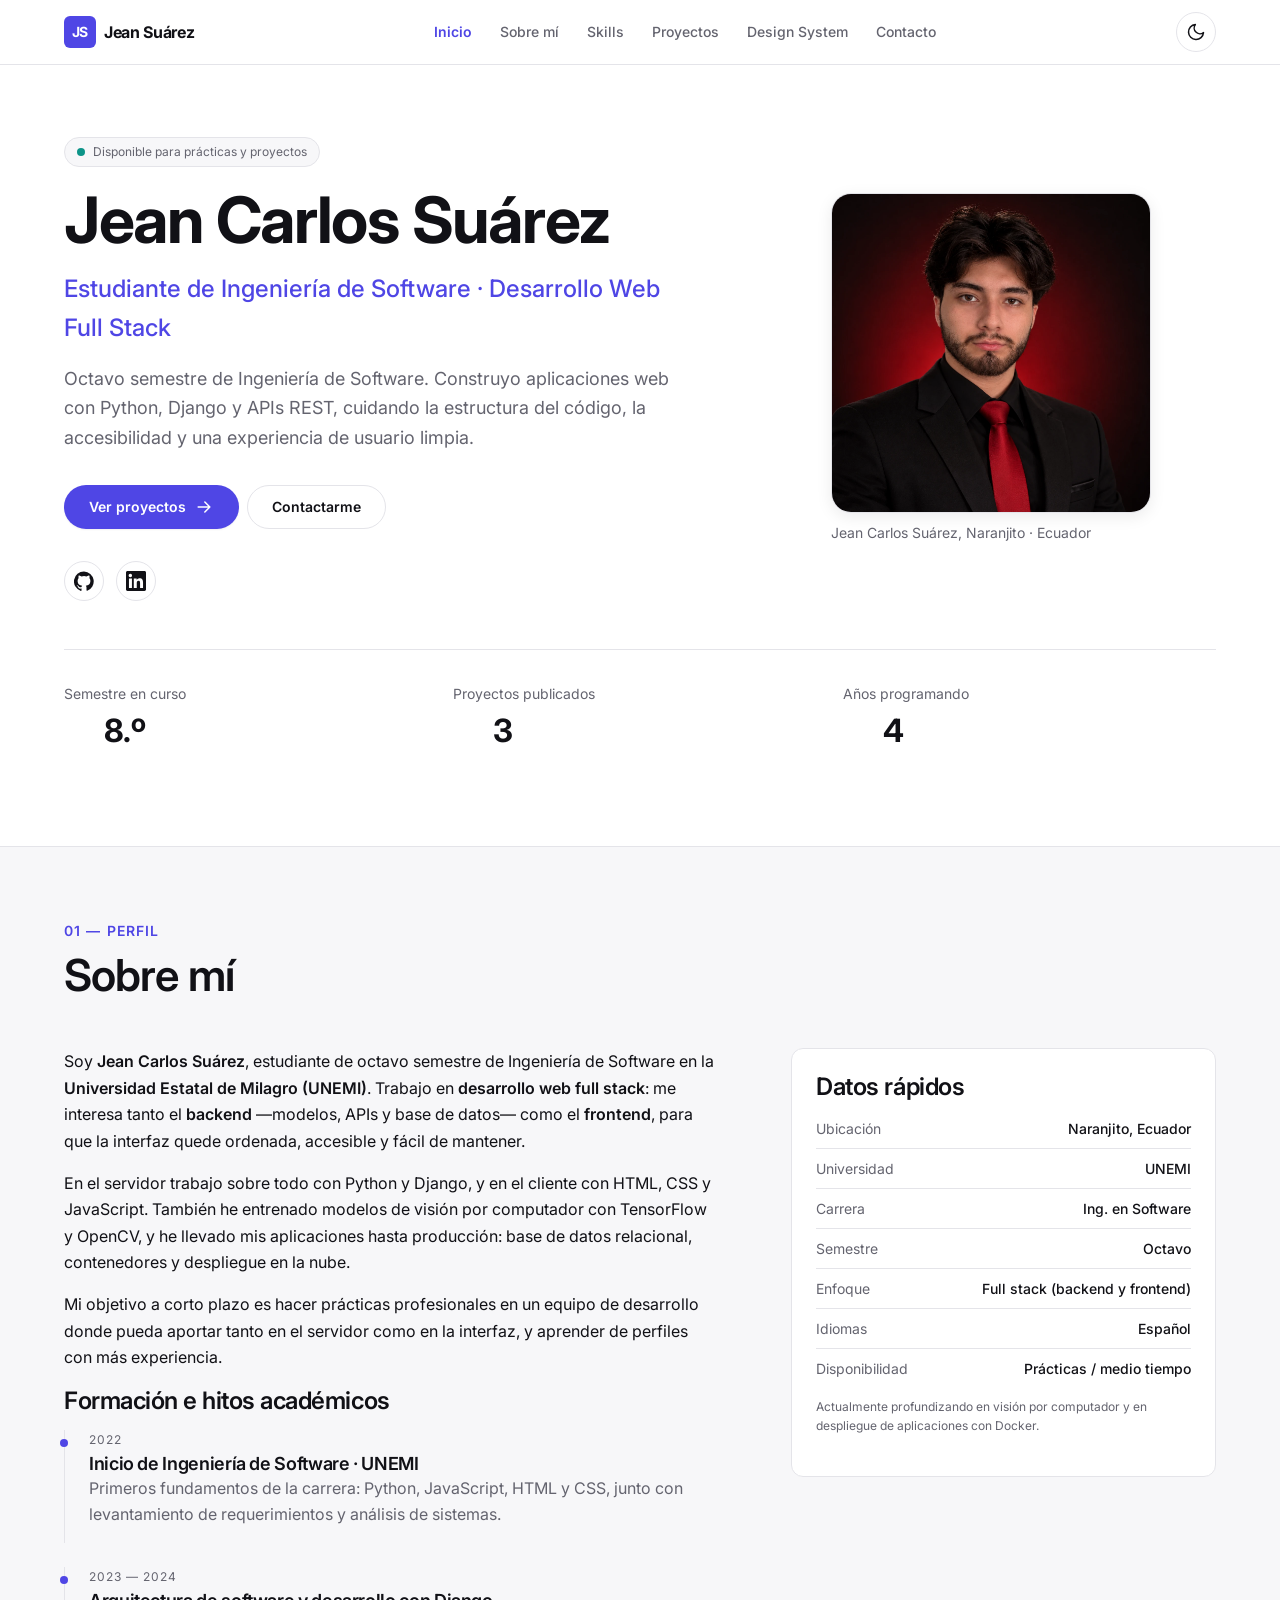
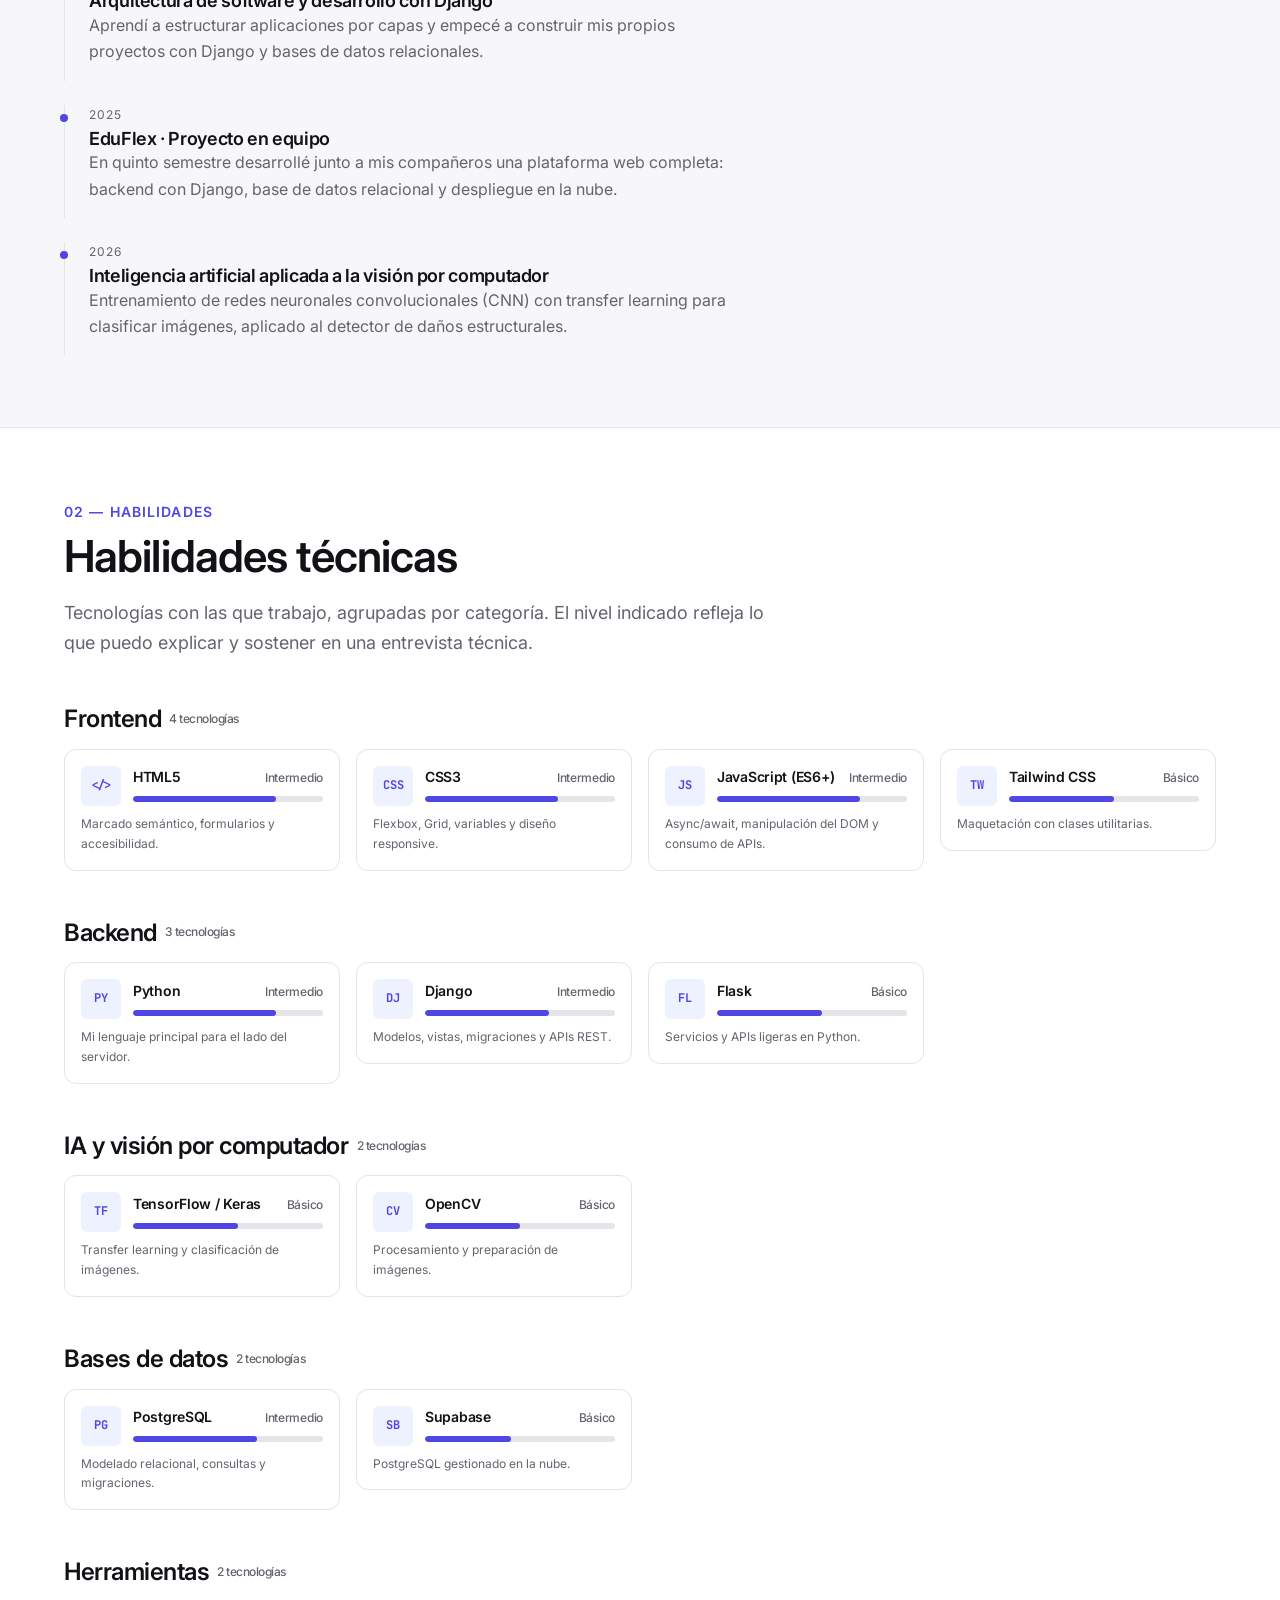
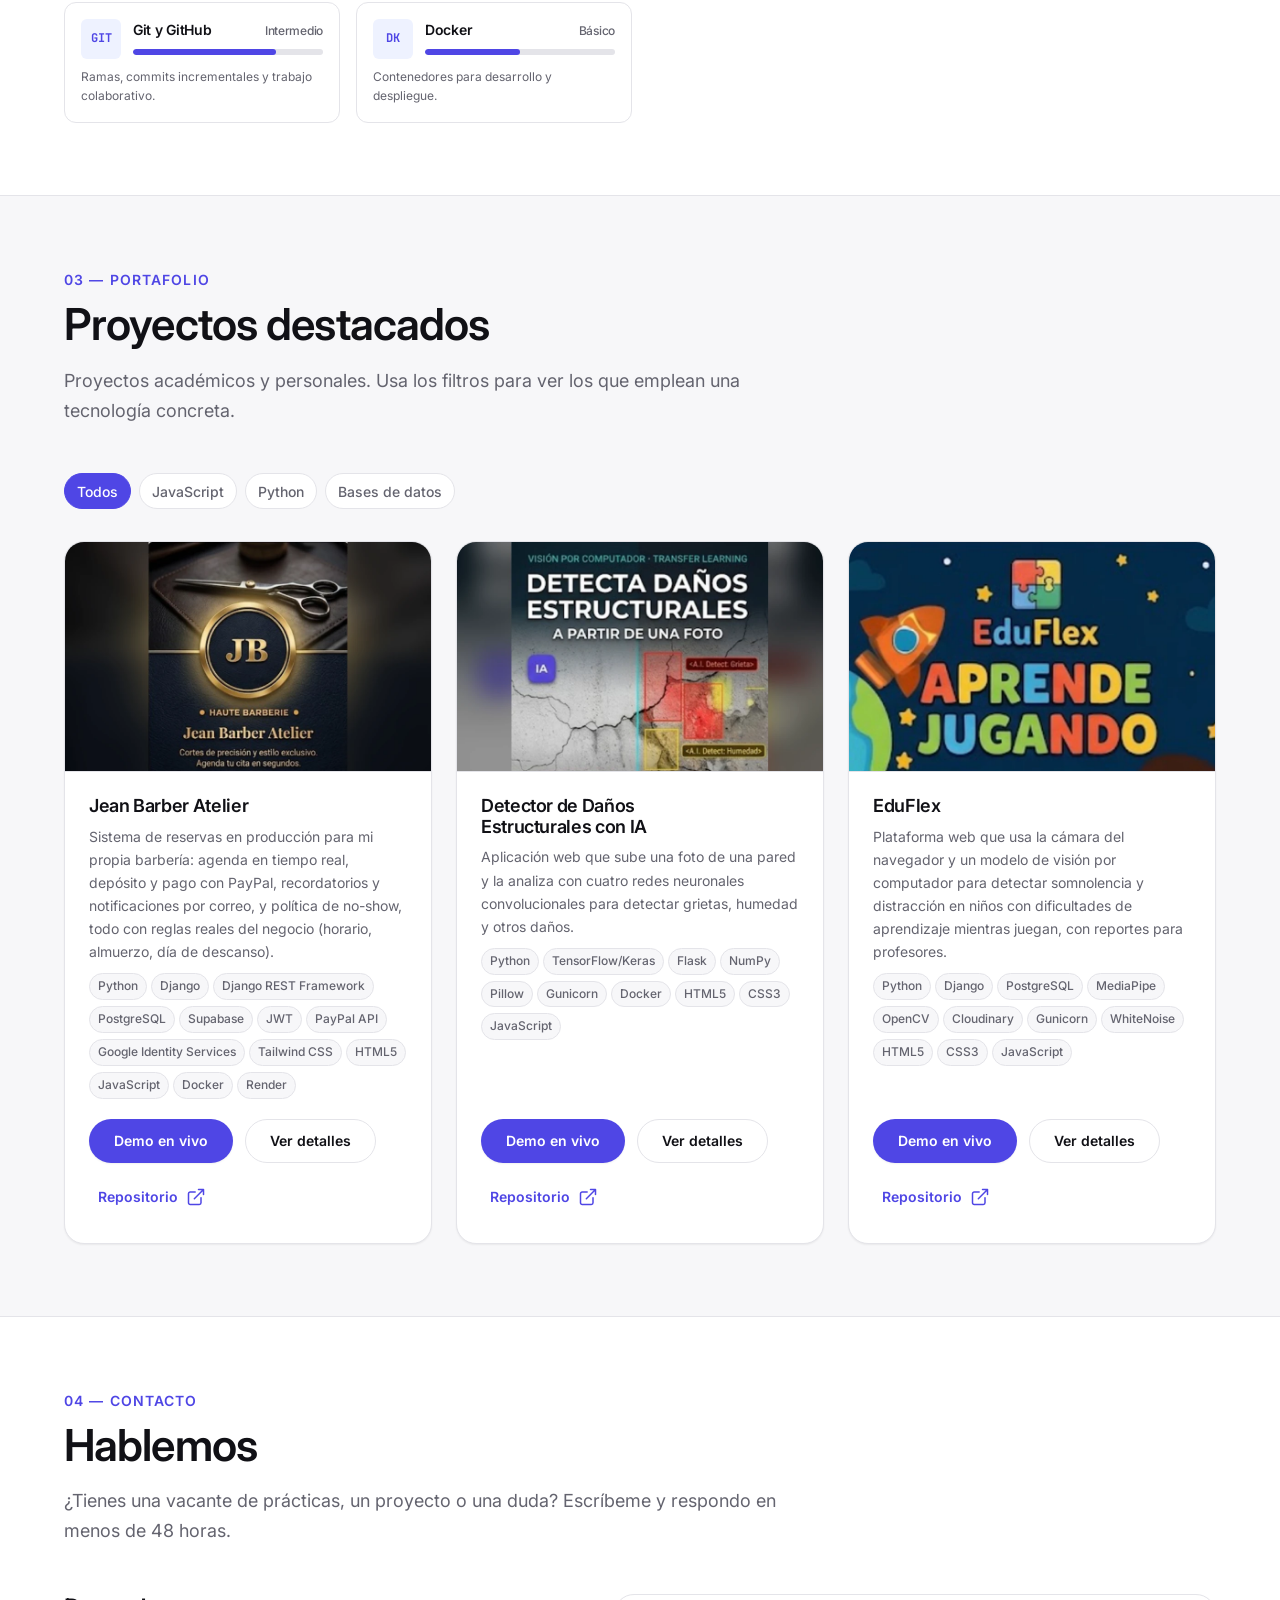
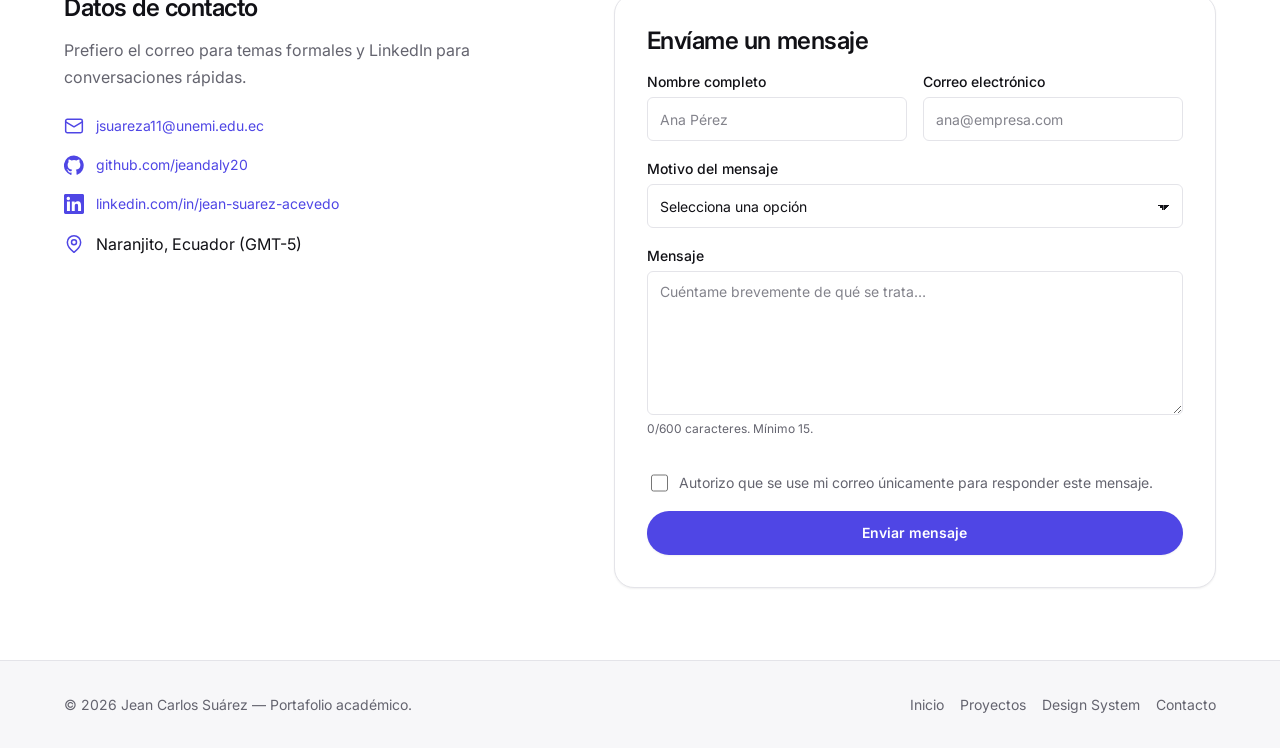
<file: index.html>
<!DOCTYPE html>
<html lang="es" data-theme="light">
  <head>
    <meta charset="UTF-8" />
    <meta name="viewport" content="width=device-width, initial-scale=1.0" />
    <title>Jean Carlos Suárez — Ingeniería de Software | Portafolio</title>
    <meta
      name="description"
      content="Portafolio de Jean Carlos Suárez, estudiante de Ingeniería de Software de octavo semestre en la Universidad Estatal de Milagro (UNEMI). Proyectos, habilidades técnicas y contacto."
    />
    <meta name="author" content="Jean Carlos Suárez" />
    <meta name="theme-color" content="#4f46e5" />

    <meta property="og:type" content="website" />
    <meta property="og:title" content="Jean Carlos Suárez — Portafolio" />
    <meta
      property="og:description"
      content="Estudiante de Ingeniería de Software en la UNEMI. Desarrollo web full stack: backend con Python y Django e interfaces accesibles."
    />
    <meta property="og:image" content="assets/img/jean-suarez.webp" />

    <link rel="icon" type="image/svg+xml" href="assets/img/favicon.svg" />

    <link rel="preconnect" href="https://fonts.googleapis.com" />
    <link rel="preconnect" href="https://fonts.gstatic.com" crossorigin />
    <link
      href="https://fonts.googleapis.com/css2?family=Inter:wght@400;500;600;700&family=JetBrains+Mono:wght@400;600&display=swap"
      rel="stylesheet"
    />

    <link rel="stylesheet" href="css/tokens.css" />
    <link rel="stylesheet" href="css/base.css" />
    <link rel="stylesheet" href="css/components.css" />
    <link rel="stylesheet" href="css/layout.css" />

    <script>
      (function () {
        try {
          var saved = localStorage.getItem("portafolio-tema");
          if (saved === "dark" || saved === "light") {
            document.documentElement.setAttribute("data-theme", saved);
          } else {
            document.documentElement.removeAttribute("data-theme");
          }
        } catch (error) {}
      })();
    </script>
  </head>

  <body>
    <a class="skip-link" href="#contenido">Saltar al contenido principal</a>

    <header class="site-header">
      <div class="container">
        <div class="navbar">
          <a class="navbar__brand" href="#inicio">
            <span class="brand-mark" aria-hidden="true">JS</span>
            <span>Jean Suárez</span>
          </a>

          <nav class="navbar__nav" id="nav-principal" aria-label="Navegación principal">
            <ul class="navbar__menu">
              <li><a class="navbar__link" href="#inicio">Inicio</a></li>
              <li><a class="navbar__link" href="#sobre-mi">Sobre mí</a></li>
              <li><a class="navbar__link" href="#skills">Skills</a></li>
              <li><a class="navbar__link" href="#proyectos">Proyectos</a></li>
              <li><a class="navbar__link" href="design-system.html">Design System</a></li>
              <li><a class="navbar__link" href="#contacto">Contacto</a></li>
            </ul>
          </nav>

          <div class="navbar__actions">
            <button
              class="btn-icon"
              type="button"
              id="theme-toggle"
              aria-label="Cambiar entre tema claro y oscuro"
              aria-pressed="false"
            >
              <svg class="icon icon-moon" viewBox="0 0 24 24" fill="none" stroke="currentColor" stroke-width="1.8" stroke-linecap="round" stroke-linejoin="round" aria-hidden="true">
                <path d="M21 12.79A9 9 0 1 1 11.21 3 7 7 0 0 0 21 12.79z" />
              </svg>
              <svg class="icon icon-sun" viewBox="0 0 24 24" fill="none" stroke="currentColor" stroke-width="1.8" stroke-linecap="round" stroke-linejoin="round" aria-hidden="true">
                <circle cx="12" cy="12" r="4" />
                <path d="M12 2v2M12 20v2M4.93 4.93l1.41 1.41M17.66 17.66l1.41 1.41M2 12h2M20 12h2M6.34 17.66l-1.41 1.41M19.07 4.93l-1.41 1.41" />
              </svg>
            </button>

            <button
              class="btn-icon navbar__toggle"
              type="button"
              id="nav-toggle"
              aria-label="Abrir menú de navegación"
              aria-expanded="false"
              aria-controls="nav-principal"
            >
              <svg class="icon" viewBox="0 0 24 24" fill="none" stroke="currentColor" stroke-width="1.8" stroke-linecap="round" aria-hidden="true">
                <path d="M3 6h18M3 12h18M3 18h18" />
              </svg>
            </button>
          </div>
        </div>
      </div>
    </header>

    <main id="contenido">

      <section class="hero" id="inicio" aria-labelledby="hero-titulo">
        <div class="container">
          <div class="hero__inner">
            <div class="hero__content">
              <p class="hero__status">Disponible para prácticas y proyectos</p>

              <h1 class="hero__title" id="hero-titulo">Jean Carlos Suárez</h1>
              <p class="hero__role">Estudiante de Ingeniería de Software · Desarrollo Web Full Stack</p>

              <p class="hero__text">
                Octavo semestre de Ingeniería de Software. Construyo aplicaciones web con
                Python, Django y APIs REST, cuidando la estructura del código, la
                accesibilidad y una experiencia de usuario limpia.
              </p>

              <div class="hero__actions">
                <a class="btn btn--primary" href="#proyectos">
                  Ver proyectos
                  <svg class="icon" viewBox="0 0 24 24" fill="none" stroke="currentColor" stroke-width="1.8" stroke-linecap="round" stroke-linejoin="round" aria-hidden="true">
                    <path d="M5 12h14M13 6l6 6-6 6" />
                  </svg>
                </a>
                <a class="btn btn--secondary" href="#contacto">Contactarme</a>
              </div>

              <ul class="social-list">
                <li>
                  <a class="btn-icon" href="https://github.com/jeandaly20" target="_blank" rel="noopener" aria-label="Perfil de GitHub (se abre en una pestaña nueva)">
                    <svg class="icon" viewBox="0 0 24 24" fill="currentColor" aria-hidden="true">
                      <path d="M12 .5a12 12 0 0 0-3.79 23.4c.6.1.82-.26.82-.58v-2.2c-3.34.73-4.04-1.6-4.04-1.6-.55-1.4-1.34-1.77-1.34-1.77-1.1-.75.08-.73.08-.73 1.2.08 1.84 1.24 1.84 1.24 1.07 1.84 2.81 1.3 3.5 1 .1-.78.42-1.3.76-1.6-2.66-.3-5.47-1.34-5.47-5.96 0-1.32.47-2.4 1.24-3.24-.12-.3-.54-1.53.12-3.18 0 0 1-.32 3.3 1.23a11.4 11.4 0 0 1 6 0c2.3-1.55 3.3-1.23 3.3-1.23.66 1.65.24 2.88.12 3.18.77.84 1.23 1.92 1.23 3.24 0 4.63-2.81 5.65-5.49 5.95.43.37.82 1.1.82 2.22v3.29c0 .32.21.7.83.58A12 12 0 0 0 12 .5z" />
                    </svg>
                  </a>
                </li>
                <li>
                  <a class="btn-icon" href="https://www.linkedin.com/in/jean-suarez-acevedo-46091a190" target="_blank" rel="noopener" aria-label="Perfil de LinkedIn (se abre en una pestaña nueva)">
                    <svg class="icon" viewBox="0 0 24 24" fill="currentColor" aria-hidden="true">
                      <path d="M20.45 20.45h-3.56v-5.57c0-1.33-.02-3.04-1.85-3.04-1.85 0-2.13 1.45-2.13 2.94v5.67H9.35V9h3.41v1.56h.05a3.74 3.74 0 0 1 3.37-1.85c3.6 0 4.27 2.37 4.27 5.46zM5.34 7.43a2.07 2.07 0 1 1 0-4.13 2.07 2.07 0 0 1 0 4.13zM7.12 20.45H3.55V9h3.57zM22.22 0H1.77C.79 0 0 .77 0 1.73v20.54C0 23.22.79 24 1.77 24h20.45c.98 0 1.78-.78 1.78-1.73V1.73C24 .77 23.2 0 22.22 0z" />
                    </svg>
                  </a>
                </li>
              </ul>
            </div>

            <figure class="hero__figure">
              <img
                class="hero__avatar"
                src="assets/img/jean-suarez.webp"
                alt="Retrato de Jean Carlos Suárez, estudiante de Ingeniería de Software"
                width="1252"
                height="1252"
                fetchpriority="high"
              />
              <figcaption>Jean Carlos Suárez, Naranjito · Ecuador</figcaption>
            </figure>
          </div>

          <dl class="stats">
            <div class="stats__item">
              <dt class="stats__label">Semestre en curso</dt>
              <dd><span class="stats__value">8.º</span></dd>
            </div>
            <div class="stats__item">
              <dt class="stats__label">Proyectos publicados</dt>
              <dd><span class="stats__value">3</span></dd>
            </div>
            <div class="stats__item">
              <dt class="stats__label">Años programando</dt>
              <dd><span class="stats__value">4</span></dd>
            </div>
          </dl>
        </div>
      </section>

      <section class="section section--alt" id="sobre-mi" aria-labelledby="sobre-mi-titulo">
        <div class="container">
          <header class="section__header">
            <span class="section__eyebrow">01 — Perfil</span>
            <h2 id="sobre-mi-titulo">Sobre mí</h2>
          </header>

          <div class="about">
            <div class="about__content">
              <p>
                Soy <strong>Jean Carlos Suárez</strong>, estudiante de octavo semestre de
                Ingeniería de Software en la <strong>Universidad Estatal de Milagro (UNEMI)</strong>.
                Trabajo en <strong>desarrollo web full stack</strong>: me interesa tanto el
                <strong>backend</strong> —modelos, APIs y base de datos— como el
                <strong>frontend</strong>, para que la interfaz quede ordenada, accesible y fácil
                de mantener.
              </p>
              <p>
                En el servidor trabajo sobre todo con Python y Django, y en el cliente con
                HTML, CSS y JavaScript. También he entrenado modelos de visión por computador con
                TensorFlow y OpenCV, y he llevado mis aplicaciones hasta producción: base de datos
                relacional, contenedores y despliegue en la nube.
              </p>
              <p>
                Mi objetivo a corto plazo es hacer prácticas profesionales en un equipo de
                desarrollo donde pueda aportar tanto en el servidor como en la interfaz, y
                aprender de perfiles con más experiencia.
              </p>

              <h3>Formación e hitos académicos</h3>
              <ol class="timeline">
                <li>
                  <article>
                    <time datetime="2022">2022</time>
                    <h4>Inicio de Ingeniería de Software · UNEMI</h4>
                    <p class="text-muted">
                      Primeros fundamentos de la carrera: Python, JavaScript, HTML y CSS, junto con levantamiento de requerimientos y análisis de sistemas.
                    </p>
                  </article>
                </li>
                <li>
                  <article>
                    <time datetime="2023">2023 — 2024</time>
                    <h4>Arquitectura de software y desarrollo con Django</h4>
                    <p class="text-muted">
                      Aprendí a estructurar aplicaciones por capas y empecé a construir mis propios proyectos con Django y bases de datos relacionales.
                    </p>
                  </article>
                </li>
                <li>
                  <article>
                    <time datetime="2025">2025</time>
                    <h4>EduFlex · Proyecto en equipo</h4>
                    <p class="text-muted">
                      En quinto semestre desarrollé junto a mis compañeros una plataforma web completa: backend con Django, base de datos relacional y despliegue en la nube.
                    </p>
                  </article>
                </li>
                <li>
                  <article>
                    <time datetime="2026">2026</time>
                    <h4>Inteligencia artificial aplicada a la visión por computador</h4>
                    <p class="text-muted">
                      Entrenamiento de redes neuronales convolucionales (CNN) con transfer learning para clasificar imágenes, aplicado al detector de daños estructurales.
                    </p>
                  </article>
                </li>
              </ol>
            </div>

            <aside class="about__aside" aria-labelledby="datos-rapidos">
              <h3 id="datos-rapidos">Datos rápidos</h3>
              <dl class="data-list">
                <div>
                  <dt>Ubicación</dt>
                  <dd>Naranjito, Ecuador</dd>
                </div>
                <div>
                  <dt>Universidad</dt>
                  <dd>UNEMI</dd>
                </div>
                <div>
                  <dt>Carrera</dt>
                  <dd>Ing. en Software</dd>
                </div>
                <div>
                  <dt>Semestre</dt>
                  <dd>Octavo</dd>
                </div>
                <div>
                  <dt>Enfoque</dt>
                  <dd>Full stack (backend y frontend)</dd>
                </div>
                <div>
                  <dt>Idiomas</dt>
                  <dd>Español</dd>
                </div>
                <div>
                  <dt>Disponibilidad</dt>
                  <dd>Prácticas / medio tiempo</dd>
                </div>
              </dl>
              <p class="field__hint" style="margin-top: var(--space-sm)">
                Actualmente profundizando en visión por computador y en despliegue de
                aplicaciones con Docker.
              </p>
            </aside>
          </div>
        </div>
      </section>

      <section class="section" id="skills" aria-labelledby="skills-titulo">
        <div class="container">
          <header class="section__header">
            <span class="section__eyebrow">02 — Habilidades</span>
            <h2 id="skills-titulo">Habilidades técnicas</h2>
            <p class="section__lead">
              Tecnologías con las que trabajo, agrupadas por categoría. El nivel indicado refleja
              lo que puedo explicar y sostener en una entrevista técnica.
            </p>
          </header>

          <article class="skills-group">
            <h3 class="skills-group__title">
              Frontend <span class="skills-group__count">4 tecnologías</span>
            </h3>
            <ul class="skills-grid">
              <li>
                <article class="skill">
                  <span class="skill__icon" aria-hidden="true">&lt;/&gt;</span>
                  <h4 class="skill__name">HTML5 <span class="skill__level">Intermedio</span></h4>
                  <div class="skill__meter" role="img" aria-label="Nivel de dominio: intermedio, 75 por ciento">
                    <span style="width: 75%"></span>
                  </div>
                  <p class="skill__desc">Marcado semántico, formularios y accesibilidad.</p>
                </article>
              </li>
              <li>
                <article class="skill">
                  <span class="skill__icon" aria-hidden="true">CSS</span>
                  <h4 class="skill__name">CSS3 <span class="skill__level">Intermedio</span></h4>
                  <div class="skill__meter" role="img" aria-label="Nivel de dominio: intermedio, 70 por ciento">
                    <span style="width: 70%"></span>
                  </div>
                  <p class="skill__desc">Flexbox, Grid, variables y diseño responsive.</p>
                </article>
              </li>
              <li>
                <article class="skill">
                  <span class="skill__icon" aria-hidden="true">JS</span>
                  <h4 class="skill__name">JavaScript (ES6+) <span class="skill__level">Intermedio</span></h4>
                  <div class="skill__meter" role="img" aria-label="Nivel de dominio: intermedio, 75 por ciento">
                    <span style="width: 75%"></span>
                  </div>
                  <p class="skill__desc">Async/await, manipulación del DOM y consumo de APIs.</p>
                </article>
              </li>
              <li>
                <article class="skill">
                  <span class="skill__icon" aria-hidden="true">TW</span>
                  <h4 class="skill__name">Tailwind CSS <span class="skill__level">Básico</span></h4>
                  <div class="skill__meter" role="img" aria-label="Nivel de dominio: básico, 55 por ciento">
                    <span style="width: 55%"></span>
                  </div>
                  <p class="skill__desc">Maquetación con clases utilitarias.</p>
                </article>
              </li>
            </ul>
          </article>

          <article class="skills-group">
            <h3 class="skills-group__title">
              Backend <span class="skills-group__count">3 tecnologías</span>
            </h3>
            <ul class="skills-grid">
              <li>
                <article class="skill">
                  <span class="skill__icon" aria-hidden="true">PY</span>
                  <h4 class="skill__name">Python <span class="skill__level">Intermedio</span></h4>
                  <div class="skill__meter" role="img" aria-label="Nivel de dominio: intermedio, 75 por ciento">
                    <span style="width: 75%"></span>
                  </div>
                  <p class="skill__desc">Mi lenguaje principal para el lado del servidor.</p>
                </article>
              </li>
              <li>
                <article class="skill">
                  <span class="skill__icon" aria-hidden="true">DJ</span>
                  <h4 class="skill__name">Django <span class="skill__level">Intermedio</span></h4>
                  <div class="skill__meter" role="img" aria-label="Nivel de dominio: intermedio, 65 por ciento">
                    <span style="width: 65%"></span>
                  </div>
                  <p class="skill__desc">Modelos, vistas, migraciones y APIs REST.</p>
                </article>
              </li>
              <li>
                <article class="skill">
                  <span class="skill__icon" aria-hidden="true">FL</span>
                  <h4 class="skill__name">Flask <span class="skill__level">Básico</span></h4>
                  <div class="skill__meter" role="img" aria-label="Nivel de dominio: básico, 55 por ciento">
                    <span style="width: 55%"></span>
                  </div>
                  <p class="skill__desc">Servicios y APIs ligeras en Python.</p>
                </article>
              </li>
            </ul>
          </article>

          <article class="skills-group">
            <h3 class="skills-group__title">
              IA y visión por computador <span class="skills-group__count">2 tecnologías</span>
            </h3>
            <ul class="skills-grid">
              <li>
                <article class="skill">
                  <span class="skill__icon" aria-hidden="true">TF</span>
                  <h4 class="skill__name">TensorFlow / Keras <span class="skill__level">Básico</span></h4>
                  <div class="skill__meter" role="img" aria-label="Nivel de dominio: básico, 55 por ciento">
                    <span style="width: 55%"></span>
                  </div>
                  <p class="skill__desc">Transfer learning y clasificación de imágenes.</p>
                </article>
              </li>
              <li>
                <article class="skill">
                  <span class="skill__icon" aria-hidden="true">CV</span>
                  <h4 class="skill__name">OpenCV <span class="skill__level">Básico</span></h4>
                  <div class="skill__meter" role="img" aria-label="Nivel de dominio: básico, 50 por ciento">
                    <span style="width: 50%"></span>
                  </div>
                  <p class="skill__desc">Procesamiento y preparación de imágenes.</p>
                </article>
              </li>
            </ul>
          </article>

          <article class="skills-group">
            <h3 class="skills-group__title">
              Bases de datos <span class="skills-group__count">2 tecnologías</span>
            </h3>
            <ul class="skills-grid">
              <li>
                <article class="skill">
                  <span class="skill__icon" aria-hidden="true">PG</span>
                  <h4 class="skill__name">PostgreSQL <span class="skill__level">Intermedio</span></h4>
                  <div class="skill__meter" role="img" aria-label="Nivel de dominio: intermedio, 65 por ciento">
                    <span style="width: 65%"></span>
                  </div>
                  <p class="skill__desc">Modelado relacional, consultas y migraciones.</p>
                </article>
              </li>
              <li>
                <article class="skill">
                  <span class="skill__icon" aria-hidden="true">SB</span>
                  <h4 class="skill__name">Supabase <span class="skill__level">Básico</span></h4>
                  <div class="skill__meter" role="img" aria-label="Nivel de dominio: básico, 45 por ciento">
                    <span style="width: 45%"></span>
                  </div>
                  <p class="skill__desc">PostgreSQL gestionado en la nube.</p>
                </article>
              </li>
            </ul>
          </article>

          <article class="skills-group">
            <h3 class="skills-group__title">
              Herramientas <span class="skills-group__count">2 tecnologías</span>
            </h3>
            <ul class="skills-grid">
              <li>
                <article class="skill">
                  <span class="skill__icon" aria-hidden="true">GIT</span>
                  <h4 class="skill__name">Git y GitHub <span class="skill__level">Intermedio</span></h4>
                  <div class="skill__meter" role="img" aria-label="Nivel de dominio: intermedio, 75 por ciento">
                    <span style="width: 75%"></span>
                  </div>
                  <p class="skill__desc">Ramas, commits incrementales y trabajo colaborativo.</p>
                </article>
              </li>
              <li>
                <article class="skill">
                  <span class="skill__icon" aria-hidden="true">DK</span>
                  <h4 class="skill__name">Docker <span class="skill__level">Básico</span></h4>
                  <div class="skill__meter" role="img" aria-label="Nivel de dominio: básico, 50 por ciento">
                    <span style="width: 50%"></span>
                  </div>
                  <p class="skill__desc">Contenedores para desarrollo y despliegue.</p>
                </article>
              </li>
            </ul>
          </article>
        </div>
      </section>

      <section class="section section--alt" id="proyectos" aria-labelledby="proyectos-titulo">
        <div class="container">
          <header class="section__header">
            <span class="section__eyebrow">03 — Portafolio</span>
            <h2 id="proyectos-titulo">Proyectos destacados</h2>
            <p class="section__lead">
              Proyectos académicos y personales. Usa los filtros para ver los que emplean una
              tecnología concreta.
            </p>
          </header>

          <div class="filters" id="filtros-proyectos" role="group" aria-label="Filtrar proyectos por tecnología">
            <button class="filter-chip" type="button" data-filter="all" aria-pressed="true">Todos</button>
            <button class="filter-chip" type="button" data-filter="javascript" aria-pressed="false">JavaScript</button>
            <button class="filter-chip" type="button" data-filter="python" aria-pressed="false">Python</button>
            <button class="filter-chip" type="button" data-filter="sql" aria-pressed="false">Bases de datos</button>
          </div>

          <div class="projects-grid" id="grid-proyectos">

            <article class="card project-card reveal" data-tech="python javascript sql">
              <figure class="card__media">
                <img
                  src="assets/img/proyecto-barberia.webp"
                  alt="Portada de Jean Barber Atelier: monograma JB dorado sobre fondo azul oscuro, unas tijeras de barbero y el lema Cortes de precisión y estilo exclusivo"
                  width="800"
                  height="500"
                  loading="lazy"
                />
              </figure>
              <div class="card__body">
                <h3 class="card__title">Jean Barber Atelier</h3>
                <p class="card__text">
                  Sistema de reservas en producción para mi propia barbería: agenda en tiempo real,
                  depósito y pago con PayPal, recordatorios y notificaciones por correo, y política
                  de no-show, todo con reglas reales del negocio (horario, almuerzo, día de descanso).
                </p>
                <ul class="badge-list">
                  <li><span class="badge">Python</span></li>
                  <li><span class="badge">Django</span></li>
                  <li><span class="badge">Django REST Framework</span></li>
                  <li><span class="badge">PostgreSQL</span></li>
                  <li><span class="badge">Supabase</span></li>
                  <li><span class="badge">JWT</span></li>
                  <li><span class="badge">PayPal API</span></li>
                  <li><span class="badge">Google Identity Services</span></li>
                  <li><span class="badge">Tailwind CSS</span></li>
                  <li><span class="badge">HTML5</span></li>
                  <li><span class="badge">JavaScript</span></li>
                  <li><span class="badge">Docker</span></li>
                  <li><span class="badge">Render</span></li>
                </ul>
                <footer class="card__footer">
                  <a class="btn btn--primary" href="https://barberia-tv7n.onrender.com" target="_blank" rel="noopener">
                    Demo en vivo
                  </a>
                  <button class="btn btn--secondary" type="button" data-modal-target="detalle-barberia">
                    Ver detalles
                  </button>
                  <a class="btn btn--ghost" href="https://github.com/jeandaly20/BARBERIA" target="_blank" rel="noopener">
                    Repositorio
                    <svg class="icon" viewBox="0 0 24 24" fill="none" stroke="currentColor" stroke-width="1.8" stroke-linecap="round" stroke-linejoin="round" aria-hidden="true">
                      <path d="M18 13v6a2 2 0 0 1-2 2H5a2 2 0 0 1-2-2V8a2 2 0 0 1 2-2h6M15 3h6v6M10 14 21 3" />
                    </svg>
                  </a>
                </footer>
              </div>

              <template id="detalle-barberia">
                <h3>Jean Barber Atelier</h3>
                <p class="text-muted">Proyecto personal · negocio propio en producción · 2026</p>
                <h4>Problema que resuelve</h4>
                <p>
                  Mi barbería agendaba citas por WhatsApp, sin garantía de que el cliente se
                  presentara ni forma de cobrar un anticipo por adelantado. Construí una API REST
                  con un frontend web completo (no solo documentación de API) para que los propios
                  clientes reserven su turno, paguen un depósito con PayPal y reciban recordatorios,
                  mientras yo recibo notificación por correo de cada cita nueva.
                </p>
                <h4>Mi aporte</h4>
                <p>
                  Diseñé el modelo de negocio completo en código: cálculo de horarios disponibles
                  respetando horario de atención, almuerzo y día de descanso; sistema de depósito y
                  liberación automática de citas no pagadas; autenticación con JWT y "Iniciar sesión
                  con Google"; recuperación de contraseña por código enviado al correo; e integración
                  con la API v2 de PayPal (Orders API) detrás de un feature flag, lista para activar
                  cobros reales. Desplegado con Docker en Render y PostgreSQL en Supabase.
                </p>
                <h4>Tecnologías</h4>
                <ul class="badge-list">
                  <li><span class="badge badge--primary">Python</span></li>
                  <li><span class="badge badge--primary">Django</span></li>
                  <li><span class="badge badge--primary">Django REST Framework</span></li>
                  <li><span class="badge badge--primary">PostgreSQL</span></li>
                  <li><span class="badge badge--primary">Supabase</span></li>
                  <li><span class="badge badge--primary">JWT</span></li>
                  <li><span class="badge badge--primary">PayPal API</span></li>
                  <li><span class="badge badge--primary">Google Identity Services</span></li>
                  <li><span class="badge badge--primary">Tailwind CSS</span></li>
                  <li><span class="badge badge--primary">HTML5</span></li>
                  <li><span class="badge badge--primary">JavaScript</span></li>
                  <li><span class="badge badge--primary">Docker</span></li>
                  <li><span class="badge badge--primary">Render</span></li>
                </ul>
              </template>
            </article>

            <article class="card project-card reveal" data-tech="python javascript">
              <figure class="card__media">
                <img
                  src="assets/img/proyecto-danos-cnn.webp"
                  alt="Portada del detector de daños estructurales: foto de una pared agrietada con recuadros de detección que señalan grieta y humedad"
                  width="800"
                  height="500"
                  loading="lazy"
                />
              </figure>
              <div class="card__body">
                <h3 class="card__title">Detector de Daños Estructurales con IA</h3>
                <p class="card__text">
                  Aplicación web que sube una foto de una pared y la analiza con cuatro redes
                  neuronales convolucionales para detectar grietas, humedad y otros daños.
                </p>
                <ul class="badge-list">
                  <li><span class="badge">Python</span></li>
                  <li><span class="badge">TensorFlow/Keras</span></li>
                  <li><span class="badge">Flask</span></li>
                  <li><span class="badge">NumPy</span></li>
                  <li><span class="badge">Pillow</span></li>
                  <li><span class="badge">Gunicorn</span></li>
                  <li><span class="badge">Docker</span></li>
                  <li><span class="badge">HTML5</span></li>
                  <li><span class="badge">CSS3</span></li>
                  <li><span class="badge">JavaScript</span></li>
                </ul>
                <footer class="card__footer">
                  <a class="btn btn--primary" href="https://deteccion-de-da-os-estructurales.onrender.com" target="_blank" rel="noopener">
                    Demo en vivo
                  </a>
                  <button class="btn btn--secondary" type="button" data-modal-target="detalle-danos-cnn">
                    Ver detalles
                  </button>
                  <a class="btn btn--ghost" href="https://github.com/jeandaly20/Deteccion-de-da-os-Estructurales" target="_blank" rel="noopener">
                    Repositorio
                    <svg class="icon" viewBox="0 0 24 24" fill="none" stroke="currentColor" stroke-width="1.8" stroke-linecap="round" stroke-linejoin="round" aria-hidden="true">
                      <path d="M18 13v6a2 2 0 0 1-2 2H5a2 2 0 0 1-2-2V8a2 2 0 0 1 2-2h6M15 3h6v6M10 14 21 3" />
                    </svg>
                  </a>
                </footer>
              </div>

              <template id="detalle-danos-cnn">
                <h3>Detector de Daños Estructurales con IA</h3>
                <p class="text-muted">Proyecto académico · 2026</p>
                <h4>Problema que resuelve</h4>
                <p>
                  Inspeccionar visualmente el estado de una pared o fachada es subjetivo y
                  depende de la experiencia de quien la revisa. Esta aplicación entrena modelos
                  de visión por computador para reconocer 7 estados de una superficie (grietas
                  mayores y menores, humedad, desprendimiento, pintura descascarada, algas y
                  superficie normal) y los deja disponibles como un servicio web real.
                </p>
                <h4>Qué implementé</h4>
                <p>
                  Entrené por transfer learning cuatro arquitecturas (VGG16, ResNet50,
                  MobileNetV2 y EfficientNetB0), alcanzando entre 85% y 86% de accuracy en el
                  conjunto de prueba. Luego construí una API en Flask que carga esos modelos,
                  combina sus predicciones en un ensamble y expone el resultado a una interfaz
                  web propia hecha con HTML, CSS y JavaScript, sin frameworks de frontend.
                </p>
                <h4>Tecnologías</h4>
                <ul class="badge-list">
                  <li><span class="badge badge--primary">Python</span></li>
                  <li><span class="badge badge--primary">TensorFlow/Keras</span></li>
                  <li><span class="badge badge--primary">Flask</span></li>
                  <li><span class="badge badge--primary">NumPy</span></li>
                  <li><span class="badge badge--primary">Pillow</span></li>
                  <li><span class="badge badge--primary">Gunicorn</span></li>
                  <li><span class="badge badge--primary">Docker</span></li>
                  <li><span class="badge badge--primary">HTML5</span></li>
                  <li><span class="badge badge--primary">CSS3</span></li>
                  <li><span class="badge badge--primary">JavaScript</span></li>
                </ul>
              </template>
            </article>

            <article class="card project-card reveal" data-tech="python javascript sql">
              <figure class="card__media">
                <img
                  src="assets/img/proyecto-eduflex.webp"
                  alt="Portada de EduFlex: logotipo de piezas de rompecabezas junto al lema Aprende jugando, con un cohete y el planeta Tierra sobre un cielo estrellado"
                  width="800"
                  height="500"
                  loading="lazy"
                />
              </figure>
              <div class="card__body">
                <h3 class="card__title">EduFlex</h3>
                <p class="card__text">
                  Plataforma web que usa la cámara del navegador y un modelo de visión por
                  computador para detectar somnolencia y distracción en niños con dificultades de
                  aprendizaje mientras juegan, con reportes para profesores.
                </p>
                <ul class="badge-list">
                  <li><span class="badge">Python</span></li>
                  <li><span class="badge">Django</span></li>
                  <li><span class="badge">PostgreSQL</span></li>
                  <li><span class="badge">MediaPipe</span></li>
                  <li><span class="badge">OpenCV</span></li>
                  <li><span class="badge">Cloudinary</span></li>
                  <li><span class="badge">Gunicorn</span></li>
                  <li><span class="badge">WhiteNoise</span></li>
                  <li><span class="badge">HTML5</span></li>
                  <li><span class="badge">CSS3</span></li>
                  <li><span class="badge">JavaScript</span></li>
                </ul>
                <footer class="card__footer">
                  <a class="btn btn--primary" href="https://eduflex-1-387h.onrender.com" target="_blank" rel="noopener">
                    Demo en vivo
                  </a>
                  <button class="btn btn--secondary" type="button" data-modal-target="detalle-eduflex">
                    Ver detalles
                  </button>
                  <a class="btn btn--ghost" href="https://github.com/jeandaly20/Eduflex" target="_blank" rel="noopener">
                    Repositorio
                    <svg class="icon" viewBox="0 0 24 24" fill="none" stroke="currentColor" stroke-width="1.8" stroke-linecap="round" stroke-linejoin="round" aria-hidden="true">
                      <path d="M18 13v6a2 2 0 0 1-2 2H5a2 2 0 0 1-2-2V8a2 2 0 0 1 2-2h6M15 3h6v6M10 14 21 3" />
                    </svg>
                  </a>
                </footer>
              </div>

              <template id="detalle-eduflex">
                <h3>EduFlex</h3>
                <p class="text-muted">Proyecto de titulación · 2026 · Equipo de 3 personas</p>
                <h4>Problema que resuelve</h4>
                <p>
                  Los niños con dificultades de aprendizaje suelen perder la atención durante las
                  actividades escolares sin que el profesor lo note a tiempo. EduFlex observa al
                  niño mientras juega y genera reportes objetivos de sus momentos de somnolencia o
                  distracción para que el profesor pueda intervenir.
                </p>
                <h4>Mi aporte</h4>
                <p>
                  Rediseñé el pipeline de detección para que capture frames desde la cámara del
                  navegador en vez de depender de una webcam en el servidor, migré el
                  almacenamiento de evidencia a Cloudinary con URLs firmadas privadas, y construí
                  los paneles de niño y profesor, incluyendo un sistema de avatar personalizable
                  que el niño desbloquea con su progreso.
                </p>
                <h4>Tecnologías</h4>
                <ul class="badge-list">
                  <li><span class="badge badge--primary">Python</span></li>
                  <li><span class="badge badge--primary">Django</span></li>
                  <li><span class="badge badge--primary">PostgreSQL</span></li>
                  <li><span class="badge badge--primary">MediaPipe</span></li>
                  <li><span class="badge badge--primary">OpenCV</span></li>
                  <li><span class="badge badge--primary">Cloudinary</span></li>
                  <li><span class="badge badge--primary">Gunicorn</span></li>
                  <li><span class="badge badge--primary">WhiteNoise</span></li>
                  <li><span class="badge badge--primary">HTML5</span></li>
                  <li><span class="badge badge--primary">CSS3</span></li>
                  <li><span class="badge badge--primary">JavaScript</span></li>
                </ul>
              </template>
            </article>
          </div>

          <p class="projects__empty" id="proyectos-vacio" hidden>
            No hay proyectos que usen esa tecnología todavía.
          </p>
        </div>
      </section>

      <section class="section" id="contacto" aria-labelledby="contacto-titulo">
        <div class="container">
          <header class="section__header">
            <span class="section__eyebrow">04 — Contacto</span>
            <h2 id="contacto-titulo">Hablemos</h2>
            <p class="section__lead">
              ¿Tienes una vacante de prácticas, un proyecto o una duda? Escríbeme y respondo en
              menos de 48 horas.
            </p>
          </header>

          <div class="contact">
            <div class="contact__info">
              <h3>Datos de contacto</h3>
              <p class="text-muted">
                Prefiero el correo para temas formales y LinkedIn para conversaciones rápidas.
              </p>

              <ul class="contact-list">
                <li>
                  <svg class="icon" viewBox="0 0 24 24" fill="none" stroke="currentColor" stroke-width="1.8" stroke-linecap="round" stroke-linejoin="round" aria-hidden="true">
                    <rect x="2" y="4" width="20" height="16" rx="2" />
                    <path d="m2 7 10 6 10-6" />
                  </svg>
                  <a href="mailto:jsuareza11@unemi.edu.ec">jsuareza11@unemi.edu.ec</a>
                </li>
                <li>
                  <svg class="icon" viewBox="0 0 24 24" fill="currentColor" aria-hidden="true">
                    <path d="M12 .5a12 12 0 0 0-3.79 23.4c.6.1.82-.26.82-.58v-2.2c-3.34.73-4.04-1.6-4.04-1.6-.55-1.4-1.34-1.77-1.34-1.77-1.1-.75.08-.73.08-.73 1.2.08 1.84 1.24 1.84 1.24 1.07 1.84 2.81 1.3 3.5 1 .1-.78.42-1.3.76-1.6-2.66-.3-5.47-1.34-5.47-5.96 0-1.32.47-2.4 1.24-3.24-.12-.3-.54-1.53.12-3.18 0 0 1-.32 3.3 1.23a11.4 11.4 0 0 1 6 0c2.3-1.55 3.3-1.23 3.3-1.23.66 1.65.24 2.88.12 3.18.77.84 1.23 1.92 1.23 3.24 0 4.63-2.81 5.65-5.49 5.95.43.37.82 1.1.82 2.22v3.29c0 .32.21.7.83.58A12 12 0 0 0 12 .5z" />
                  </svg>
                  <a href="https://github.com/jeandaly20" target="_blank" rel="noopener">github.com/jeandaly20</a>
                </li>
                <li>
                  <svg class="icon" viewBox="0 0 24 24" fill="currentColor" aria-hidden="true">
                    <path d="M20.45 20.45h-3.56v-5.57c0-1.33-.02-3.04-1.85-3.04-1.85 0-2.13 1.45-2.13 2.94v5.67H9.35V9h3.41v1.56h.05a3.74 3.74 0 0 1 3.37-1.85c3.6 0 4.27 2.37 4.27 5.46zM5.34 7.43a2.07 2.07 0 1 1 0-4.13 2.07 2.07 0 0 1 0 4.13zM7.12 20.45H3.55V9h3.57zM22.22 0H1.77C.79 0 0 .77 0 1.73v20.54C0 23.22.79 24 1.77 24h20.45c.98 0 1.78-.78 1.78-1.73V1.73C24 .77 23.2 0 22.22 0z" />
                  </svg>
                  <a href="https://www.linkedin.com/in/jean-suarez-acevedo-46091a190" target="_blank" rel="noopener">linkedin.com/in/jean-suarez-acevedo</a>
                </li>
                <li>
                  <svg class="icon" viewBox="0 0 24 24" fill="none" stroke="currentColor" stroke-width="1.8" stroke-linecap="round" stroke-linejoin="round" aria-hidden="true">
                    <path d="M20 10c0 6-8 12-8 12s-8-6-8-12a8 8 0 0 1 16 0z" />
                    <circle cx="12" cy="10" r="3" />
                  </svg>
                  <span>Naranjito, Ecuador (GMT-5)</span>
                </li>
              </ul>
            </div>

            <div class="contact__form-wrapper">
              <h3>Envíame un mensaje</h3>

              <form class="form" id="form-contacto" novalidate>
                <div class="form__row">
                  <div class="field">
                    <label class="field__label" for="nombre">Nombre completo</label>
                    <input
                      class="input"
                      type="text"
                      id="nombre"
                      name="nombre"
                      placeholder="Ana Pérez"
                      autocomplete="name"
                      required
                      minlength="3"
                      aria-describedby="error-nombre"
                    />
                    <p class="field__error" id="error-nombre"></p>
                  </div>

                  <div class="field">
                    <label class="field__label" for="email">Correo electrónico</label>
                    <input
                      class="input"
                      type="email"
                      id="email"
                      name="email"
                      placeholder="ana@empresa.com"
                      autocomplete="email"
                      required
                      aria-describedby="error-email"
                    />
                    <p class="field__error" id="error-email"></p>
                  </div>
                </div>

                <div class="field">
                  <label class="field__label" for="asunto">Motivo del mensaje</label>
                  <select class="select" id="asunto" name="asunto" required aria-describedby="error-asunto">
                    <option value="">Selecciona una opción</option>
                    <option value="practicas">Oferta de prácticas</option>
                    <option value="proyecto">Propuesta de proyecto</option>
                    <option value="colaboracion">Colaboración académica</option>
                    <option value="otro">Otro</option>
                  </select>
                  <p class="field__error" id="error-asunto"></p>
                </div>

                <div class="field">
                  <label class="field__label" for="mensaje">Mensaje</label>
                  <textarea
                    class="textarea"
                    id="mensaje"
                    name="mensaje"
                    placeholder="Cuéntame brevemente de qué se trata…"
                    required
                    minlength="15"
                    maxlength="600"
                    aria-describedby="ayuda-mensaje error-mensaje"
                  ></textarea>
                  <p class="field__hint" id="ayuda-mensaje">
                    <span id="contador-mensaje">0</span>/600 caracteres. Mínimo 15.
                  </p>
                  <p class="field__error" id="error-mensaje"></p>
                </div>

                <div class="field">
                  <label class="checkbox" for="consentimiento">
                    <input type="checkbox" id="consentimiento" name="consentimiento" required aria-describedby="error-consentimiento" />
                    <span>Autorizo que se use mi correo únicamente para responder este mensaje.</span>
                  </label>
                  <p class="field__error" id="error-consentimiento"></p>
                </div>

                <button class="btn btn--primary btn--block" type="submit">Enviar mensaje</button>

                <p class="form__status" id="estado-formulario" role="status" aria-live="polite"></p>
              </form>
            </div>
          </div>
        </div>
      </section>
    </main>

    <footer class="site-footer">
      <div class="container site-footer__inner">
        <p style="margin: 0">
          © <span id="anio-actual">2026</span> Jean Carlos Suárez — Portafolio académico.
        </p>
        <ul class="site-footer__links">
          <li><a href="#inicio">Inicio</a></li>
          <li><a href="#proyectos">Proyectos</a></li>
          <li><a href="design-system.html">Design System</a></li>
          <li><a href="#contacto">Contacto</a></li>
        </ul>
      </div>
    </footer>

    <div class="modal" id="modal-proyecto" role="dialog" aria-modal="true" aria-labelledby="modal-titulo">
      <div class="modal__dialog">
        <button class="btn-icon modal__close" type="button" id="modal-close" aria-label="Cerrar ventana de detalle">
          <svg class="icon" viewBox="0 0 24 24" fill="none" stroke="currentColor" stroke-width="1.8" stroke-linecap="round" aria-hidden="true">
            <path d="M18 6 6 18M6 6l12 12" />
          </svg>
        </button>
        <h2 class="visually-hidden" id="modal-titulo">Detalle del proyecto</h2>
        <div class="modal__content" id="modal-contenido"></div>
      </div>
    </div>

    <button class="btn-icon back-to-top" type="button" id="back-to-top" aria-label="Volver al inicio de la página">
      <svg class="icon" viewBox="0 0 24 24" fill="none" stroke="currentColor" stroke-width="1.8" stroke-linecap="round" stroke-linejoin="round" aria-hidden="true">
        <path d="M12 19V5M5 12l7-7 7 7" />
      </svg>
    </button>

    <script src="js/main.js" defer></script>
  </body>
</html>
</file>
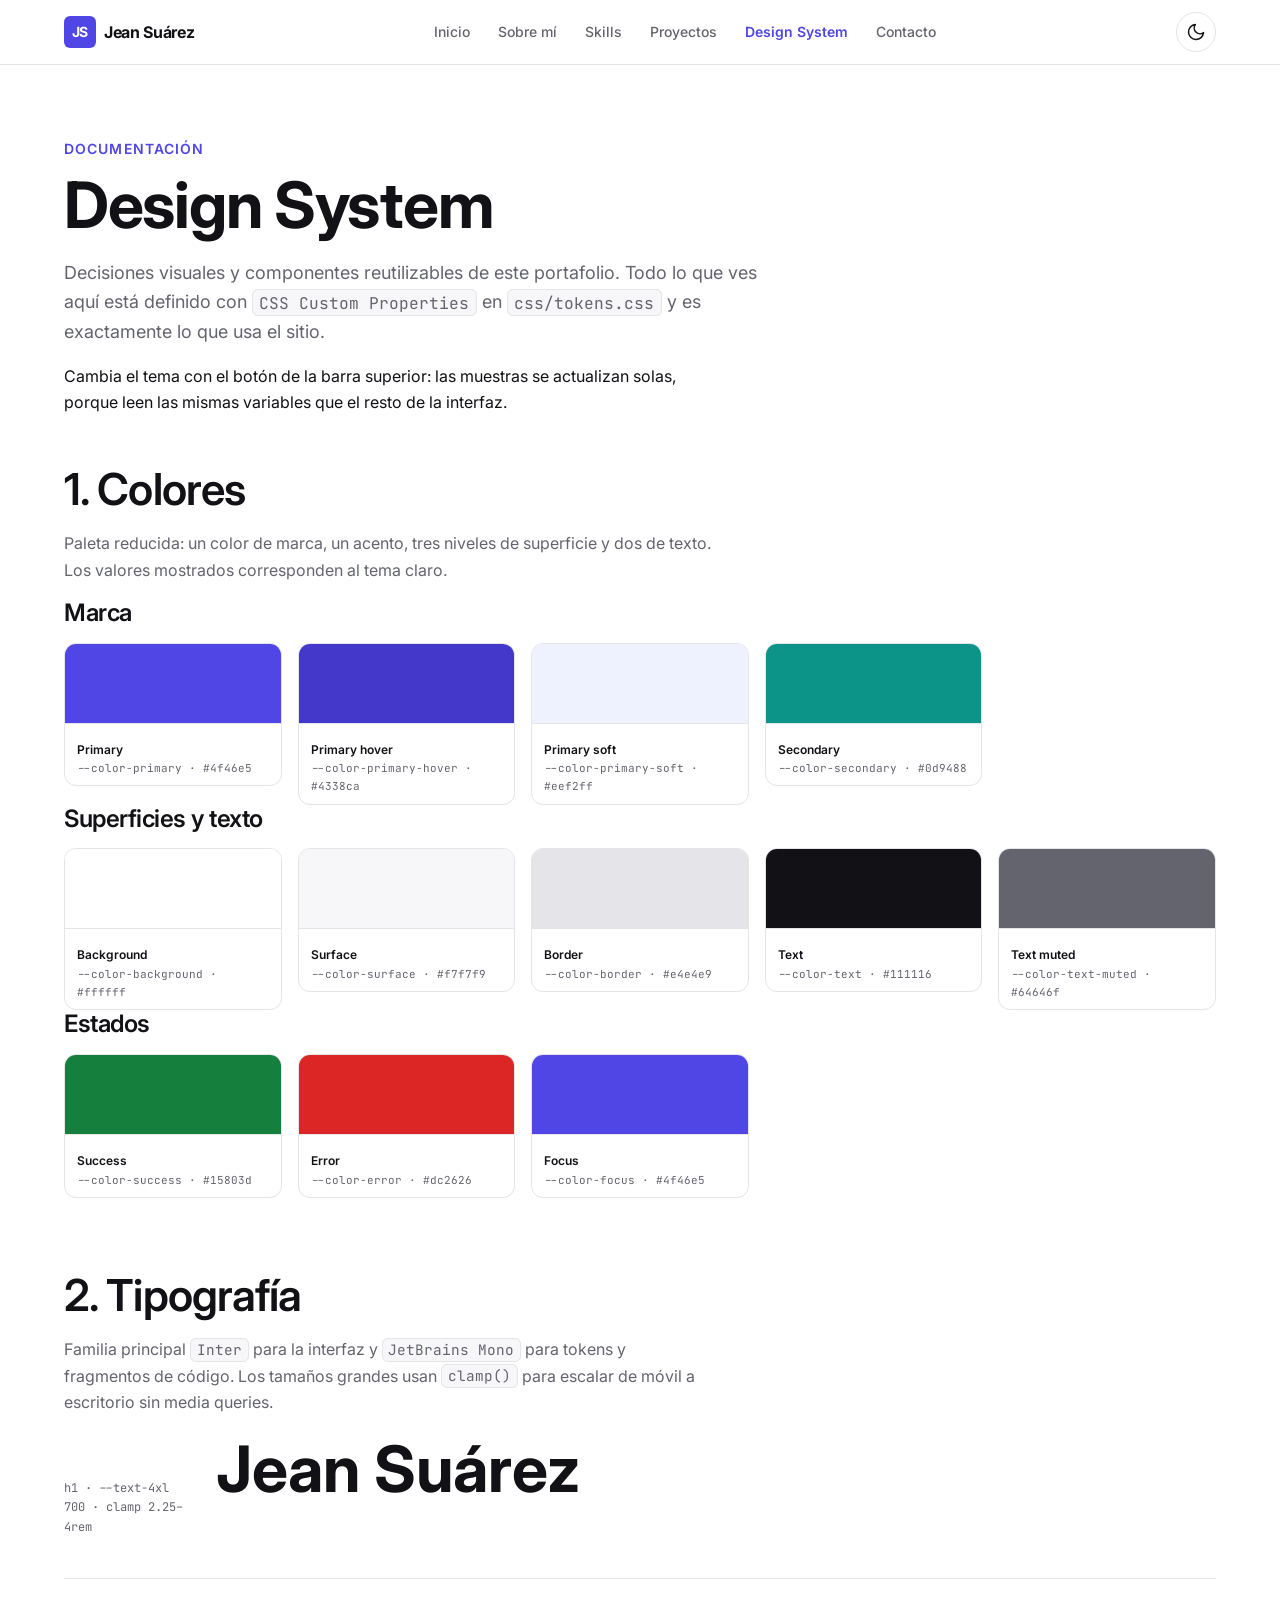
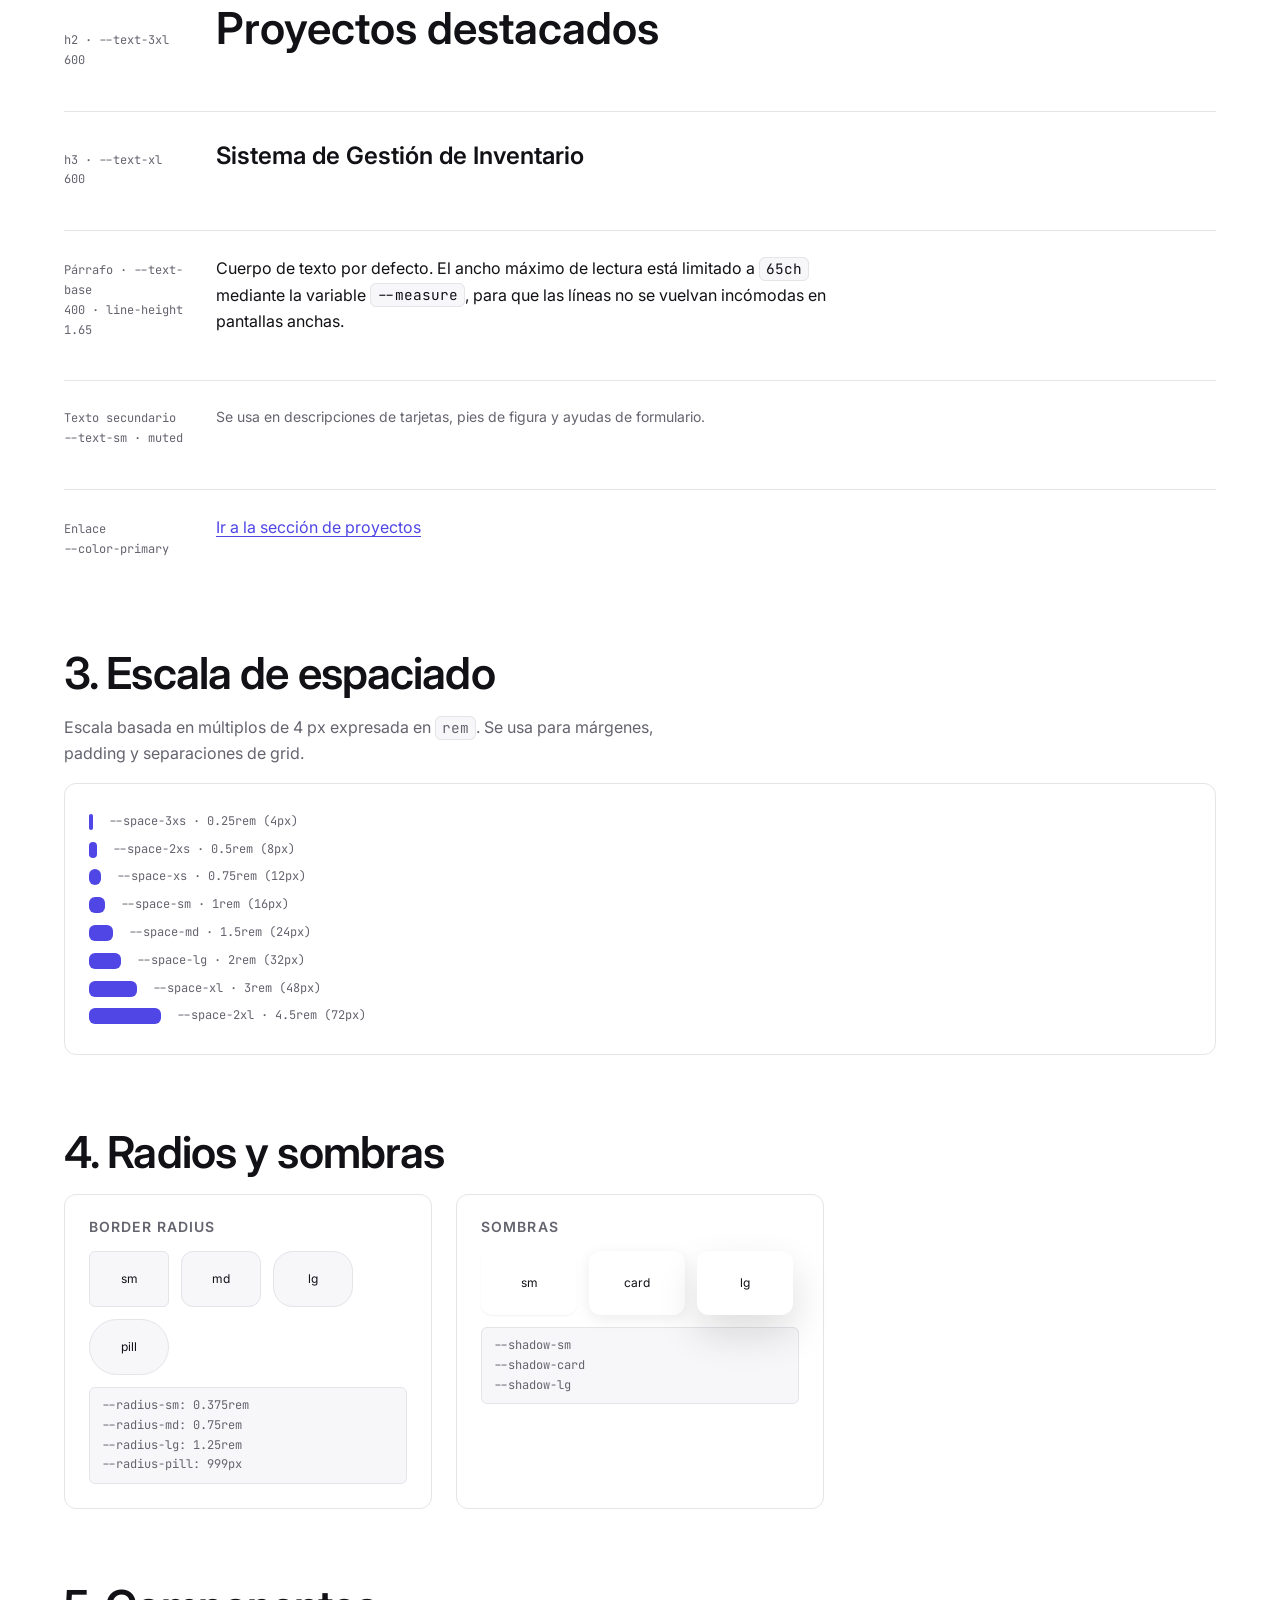
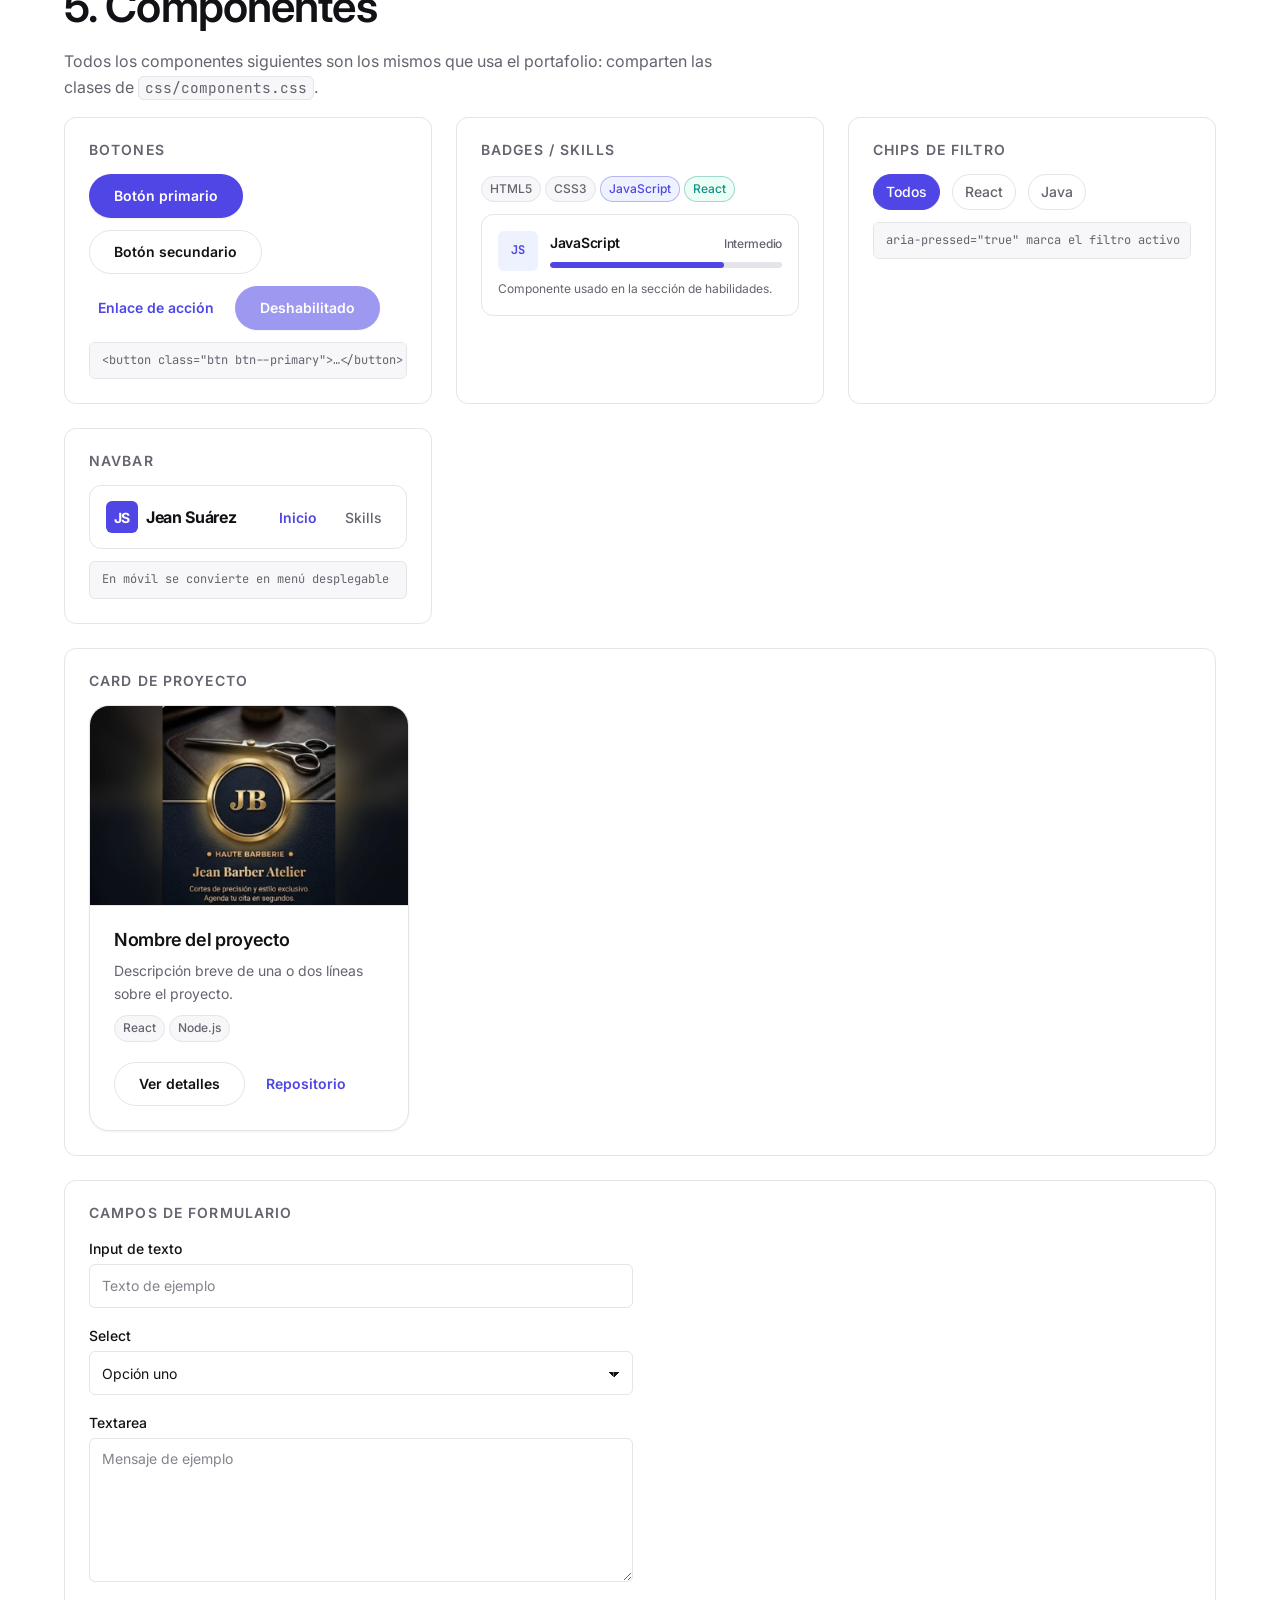
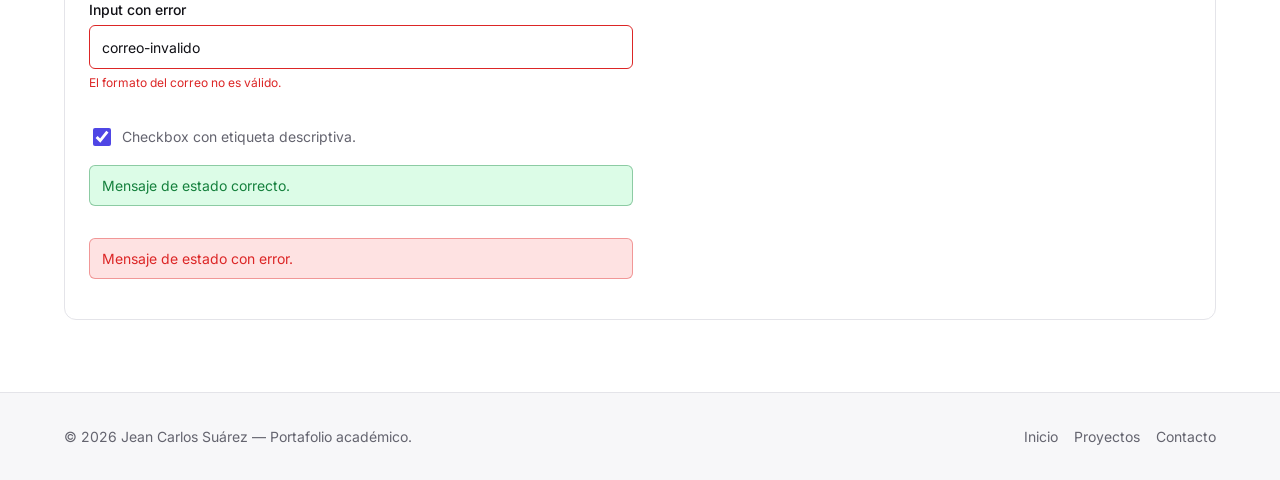
<file: design-system.html>
<!DOCTYPE html>
<html lang="es" data-theme="light">
  <head>
    <meta charset="UTF-8" />
    <meta name="viewport" content="width=device-width, initial-scale=1.0" />
    <title>Design System — Portafolio de Jean Carlos Suárez</title>
    <meta
      name="description"
      content="Sistema de diseño del portafolio de Jean Carlos Suárez: paleta de colores, tipografía, escala de espaciado y componentes reutilizables."
    />
    <meta name="author" content="Jean Carlos Suárez" />
    <link rel="icon" type="image/svg+xml" href="assets/img/favicon.svg" />

    <link rel="preconnect" href="https://fonts.googleapis.com" />
    <link rel="preconnect" href="https://fonts.gstatic.com" crossorigin />
    <link
      href="https://fonts.googleapis.com/css2?family=Inter:wght@400;500;600;700&family=JetBrains+Mono:wght@400;600&display=swap"
      rel="stylesheet"
    />

    <link rel="stylesheet" href="css/tokens.css" />
    <link rel="stylesheet" href="css/base.css" />
    <link rel="stylesheet" href="css/components.css" />
    <link rel="stylesheet" href="css/layout.css" />

    <script>
      (function () {
        try {
          var saved = localStorage.getItem("portafolio-tema");
          if (saved === "dark" || saved === "light") {
            document.documentElement.setAttribute("data-theme", saved);
          } else {
            document.documentElement.removeAttribute("data-theme");
          }
        } catch (error) {}
      })();
    </script>
  </head>

  <body>
    <a class="skip-link" href="#contenido">Saltar al contenido principal</a>

    <header class="site-header">
      <div class="container">
        <div class="navbar">
          <a class="navbar__brand" href="index.html">
            <span class="brand-mark" aria-hidden="true">JS</span>
            <span>Jean Suárez</span>
          </a>

          <nav class="navbar__nav" id="nav-principal" aria-label="Navegación principal">
            <ul class="navbar__menu">
              <li><a class="navbar__link" href="index.html#inicio">Inicio</a></li>
              <li><a class="navbar__link" href="index.html#sobre-mi">Sobre mí</a></li>
              <li><a class="navbar__link" href="index.html#skills">Skills</a></li>
              <li><a class="navbar__link" href="index.html#proyectos">Proyectos</a></li>
              <li>
                <a class="navbar__link is-active" href="design-system.html" aria-current="page">Design System</a>
              </li>
              <li><a class="navbar__link" href="index.html#contacto">Contacto</a></li>
            </ul>
          </nav>

          <div class="navbar__actions">
            <button class="btn-icon" type="button" id="theme-toggle" aria-label="Cambiar entre tema claro y oscuro" aria-pressed="false">
              <svg class="icon icon-moon" viewBox="0 0 24 24" fill="none" stroke="currentColor" stroke-width="1.8" stroke-linecap="round" stroke-linejoin="round" aria-hidden="true">
                <path d="M21 12.79A9 9 0 1 1 11.21 3 7 7 0 0 0 21 12.79z" />
              </svg>
              <svg class="icon icon-sun" viewBox="0 0 24 24" fill="none" stroke="currentColor" stroke-width="1.8" stroke-linecap="round" stroke-linejoin="round" aria-hidden="true">
                <circle cx="12" cy="12" r="4" />
                <path d="M12 2v2M12 20v2M4.93 4.93l1.41 1.41M17.66 17.66l1.41 1.41M2 12h2M20 12h2M6.34 17.66l-1.41 1.41M19.07 4.93l-1.41 1.41" />
              </svg>
            </button>

            <button class="btn-icon navbar__toggle" type="button" id="nav-toggle" aria-label="Abrir menú de navegación" aria-expanded="false" aria-controls="nav-principal">
              <svg class="icon" viewBox="0 0 24 24" fill="none" stroke="currentColor" stroke-width="1.8" stroke-linecap="round" aria-hidden="true">
                <path d="M3 6h18M3 12h18M3 18h18" />
              </svg>
            </button>
          </div>
        </div>
      </div>
    </header>

    <main id="contenido">
      <section class="section" aria-labelledby="ds-titulo">
        <div class="container">
          <header class="section__header">
            <span class="section__eyebrow">Documentación</span>
            <h1 id="ds-titulo">Design System</h1>
            <p class="section__lead">
              Decisiones visuales y componentes reutilizables de este portafolio. Todo lo que ves
              aquí está definido con <code>CSS Custom Properties</code> en
              <code>css/tokens.css</code> y es exactamente lo que usa el sitio.
            </p>
            <p>
              Cambia el tema con el botón de la barra superior: las muestras se actualizan solas,
              porque leen las mismas variables que el resto de la interfaz.
            </p>
          </header>

          <article class="ds-section" aria-labelledby="ds-colores">
            <h2 id="ds-colores">1. Colores</h2>
            <p class="text-muted">
              Paleta reducida: un color de marca, un acento, tres niveles de superficie y dos de
              texto. Los valores mostrados corresponden al tema claro.
            </p>

            <h3>Marca</h3>
            <ul class="swatch-grid">
              <li>
                <figure class="swatch">
                  <div class="swatch__color" style="background-color: var(--color-primary)"></div>
                  <figcaption class="swatch__info">
                    <span class="swatch__name">Primary</span>
                    <span class="swatch__token">--color-primary · #4f46e5</span>
                  </figcaption>
                </figure>
              </li>
              <li>
                <figure class="swatch">
                  <div class="swatch__color" style="background-color: var(--color-primary-hover)"></div>
                  <figcaption class="swatch__info">
                    <span class="swatch__name">Primary hover</span>
                    <span class="swatch__token">--color-primary-hover · #4338ca</span>
                  </figcaption>
                </figure>
              </li>
              <li>
                <figure class="swatch">
                  <div class="swatch__color" style="background-color: var(--color-primary-soft)"></div>
                  <figcaption class="swatch__info">
                    <span class="swatch__name">Primary soft</span>
                    <span class="swatch__token">--color-primary-soft · #eef2ff</span>
                  </figcaption>
                </figure>
              </li>
              <li>
                <figure class="swatch">
                  <div class="swatch__color" style="background-color: var(--color-secondary)"></div>
                  <figcaption class="swatch__info">
                    <span class="swatch__name">Secondary</span>
                    <span class="swatch__token">--color-secondary · #0d9488</span>
                  </figcaption>
                </figure>
              </li>
            </ul>

            <h3>Superficies y texto</h3>
            <ul class="swatch-grid">
              <li>
                <figure class="swatch">
                  <div class="swatch__color" style="background-color: var(--color-background)"></div>
                  <figcaption class="swatch__info">
                    <span class="swatch__name">Background</span>
                    <span class="swatch__token">--color-background · #ffffff</span>
                  </figcaption>
                </figure>
              </li>
              <li>
                <figure class="swatch">
                  <div class="swatch__color" style="background-color: var(--color-surface)"></div>
                  <figcaption class="swatch__info">
                    <span class="swatch__name">Surface</span>
                    <span class="swatch__token">--color-surface · #f7f7f9</span>
                  </figcaption>
                </figure>
              </li>
              <li>
                <figure class="swatch">
                  <div class="swatch__color" style="background-color: var(--color-border)"></div>
                  <figcaption class="swatch__info">
                    <span class="swatch__name">Border</span>
                    <span class="swatch__token">--color-border · #e4e4e9</span>
                  </figcaption>
                </figure>
              </li>
              <li>
                <figure class="swatch">
                  <div class="swatch__color" style="background-color: var(--color-text)"></div>
                  <figcaption class="swatch__info">
                    <span class="swatch__name">Text</span>
                    <span class="swatch__token">--color-text · #111116</span>
                  </figcaption>
                </figure>
              </li>
              <li>
                <figure class="swatch">
                  <div class="swatch__color" style="background-color: var(--color-text-muted)"></div>
                  <figcaption class="swatch__info">
                    <span class="swatch__name">Text muted</span>
                    <span class="swatch__token">--color-text-muted · #64646f</span>
                  </figcaption>
                </figure>
              </li>
            </ul>

            <h3>Estados</h3>
            <ul class="swatch-grid">
              <li>
                <figure class="swatch">
                  <div class="swatch__color" style="background-color: var(--color-success)"></div>
                  <figcaption class="swatch__info">
                    <span class="swatch__name">Success</span>
                    <span class="swatch__token">--color-success · #15803d</span>
                  </figcaption>
                </figure>
              </li>
              <li>
                <figure class="swatch">
                  <div class="swatch__color" style="background-color: var(--color-error)"></div>
                  <figcaption class="swatch__info">
                    <span class="swatch__name">Error</span>
                    <span class="swatch__token">--color-error · #dc2626</span>
                  </figcaption>
                </figure>
              </li>
              <li>
                <figure class="swatch">
                  <div class="swatch__color" style="background-color: var(--color-focus)"></div>
                  <figcaption class="swatch__info">
                    <span class="swatch__name">Focus</span>
                    <span class="swatch__token">--color-focus · #4f46e5</span>
                  </figcaption>
                </figure>
              </li>
            </ul>
          </article>

          <article class="ds-section" aria-labelledby="ds-tipografia">
            <h2 id="ds-tipografia">2. Tipografía</h2>
            <p class="text-muted">
              Familia principal <code>Inter</code> para la interfaz y
              <code>JetBrains Mono</code> para tokens y fragmentos de código. Los tamaños grandes
              usan <code>clamp()</code> para escalar de móvil a escritorio sin media queries.
            </p>

            <div class="type-scale">
              <div class="type-row">
                <p class="type-row__meta">h1 · --text-4xl<br />700 · clamp 2.25–4rem</p>
                <p><span style="font-size: var(--text-4xl); font-weight: var(--weight-bold); line-height: var(--leading-tight)">Jean Suárez</span></p>
              </div>
              <div class="type-row">
                <p class="type-row__meta">h2 · --text-3xl<br />600</p>
                <p><span style="font-size: var(--text-3xl); font-weight: var(--weight-semibold); line-height: var(--leading-tight)">Proyectos destacados</span></p>
              </div>
              <div class="type-row">
                <p class="type-row__meta">h3 · --text-xl<br />600</p>
                <p><span style="font-size: var(--text-xl); font-weight: var(--weight-semibold)">Sistema de Gestión de Inventario</span></p>
              </div>
              <div class="type-row">
                <p class="type-row__meta">Párrafo · --text-base<br />400 · line-height 1.65</p>
                <p>
                  Cuerpo de texto por defecto. El ancho máximo de lectura está limitado a
                  <code>65ch</code> mediante la variable <code>--measure</code>, para que las
                  líneas no se vuelvan incómodas en pantallas anchas.
                </p>
              </div>
              <div class="type-row">
                <p class="type-row__meta">Texto secundario<br />--text-sm · muted</p>
                <p class="text-muted" style="font-size: var(--text-sm)">
                  Se usa en descripciones de tarjetas, pies de figura y ayudas de formulario.
                </p>
              </div>
              <div class="type-row">
                <p class="type-row__meta">Enlace<br />--color-primary</p>
                <p><a href="index.html#proyectos">Ir a la sección de proyectos</a></p>
              </div>
            </div>
          </article>

          <article class="ds-section" aria-labelledby="ds-espaciado">
            <h2 id="ds-espaciado">3. Escala de espaciado</h2>
            <p class="text-muted">
              Escala basada en múltiplos de 4&nbsp;px expresada en <code>rem</code>. Se usa para
              márgenes, padding y separaciones de grid.
            </p>

            <div class="ds-block">
              <div class="spacing-row">
                <span class="spacing-row__bar" style="width: var(--space-3xs)"></span>
                <span class="spacing-row__label">--space-3xs · 0.25rem (4px)</span>
              </div>
              <div class="spacing-row">
                <span class="spacing-row__bar" style="width: var(--space-2xs)"></span>
                <span class="spacing-row__label">--space-2xs · 0.5rem (8px)</span>
              </div>
              <div class="spacing-row">
                <span class="spacing-row__bar" style="width: var(--space-xs)"></span>
                <span class="spacing-row__label">--space-xs · 0.75rem (12px)</span>
              </div>
              <div class="spacing-row">
                <span class="spacing-row__bar" style="width: var(--space-sm)"></span>
                <span class="spacing-row__label">--space-sm · 1rem (16px)</span>
              </div>
              <div class="spacing-row">
                <span class="spacing-row__bar" style="width: var(--space-md)"></span>
                <span class="spacing-row__label">--space-md · 1.5rem (24px)</span>
              </div>
              <div class="spacing-row">
                <span class="spacing-row__bar" style="width: var(--space-lg)"></span>
                <span class="spacing-row__label">--space-lg · 2rem (32px)</span>
              </div>
              <div class="spacing-row">
                <span class="spacing-row__bar" style="width: var(--space-xl)"></span>
                <span class="spacing-row__label">--space-xl · 3rem (48px)</span>
              </div>
              <div class="spacing-row">
                <span class="spacing-row__bar" style="width: var(--space-2xl)"></span>
                <span class="spacing-row__label">--space-2xl · 4.5rem (72px)</span>
              </div>
            </div>
          </article>

          <article class="ds-section" aria-labelledby="ds-formas">
            <h2 id="ds-formas">4. Radios y sombras</h2>
            <div class="ds-grid">
              <div class="ds-block">
                <h3 class="ds-block__title">Border radius</h3>
                <div class="ds-preview">
                  <span style="display: grid; place-items: center; width: 5rem; height: 3.5rem; background-color: var(--color-surface); border: var(--border-base); border-radius: var(--radius-sm); font-size: var(--text-xs)">sm</span>
                  <span style="display: grid; place-items: center; width: 5rem; height: 3.5rem; background-color: var(--color-surface); border: var(--border-base); border-radius: var(--radius-md); font-size: var(--text-xs)">md</span>
                  <span style="display: grid; place-items: center; width: 5rem; height: 3.5rem; background-color: var(--color-surface); border: var(--border-base); border-radius: var(--radius-lg); font-size: var(--text-xs)">lg</span>
                  <span style="display: grid; place-items: center; width: 5rem; height: 3.5rem; background-color: var(--color-surface); border: var(--border-base); border-radius: var(--radius-pill); font-size: var(--text-xs)">pill</span>
                </div>
                <code class="ds-code">--radius-sm: 0.375rem
--radius-md: 0.75rem
--radius-lg: 1.25rem
--radius-pill: 999px</code>
              </div>

              <div class="ds-block">
                <h3 class="ds-block__title">Sombras</h3>
                <div class="ds-preview">
                  <span style="display: grid; place-items: center; width: 6rem; height: 4rem; background-color: var(--color-background); border-radius: var(--radius-md); box-shadow: var(--shadow-sm); font-size: var(--text-xs)">sm</span>
                  <span style="display: grid; place-items: center; width: 6rem; height: 4rem; background-color: var(--color-background); border-radius: var(--radius-md); box-shadow: var(--shadow-card); font-size: var(--text-xs)">card</span>
                  <span style="display: grid; place-items: center; width: 6rem; height: 4rem; background-color: var(--color-background); border-radius: var(--radius-md); box-shadow: var(--shadow-lg); font-size: var(--text-xs)">lg</span>
                </div>
                <code class="ds-code">--shadow-sm
--shadow-card
--shadow-lg</code>
              </div>
            </div>
          </article>

          <article class="ds-section" aria-labelledby="ds-componentes">
            <h2 id="ds-componentes">5. Componentes</h2>
            <p class="text-muted">
              Todos los componentes siguientes son los mismos que usa el portafolio: comparten las
              clases de <code>css/components.css</code>.
            </p>

            <div class="ds-grid">

              <section class="ds-block" aria-labelledby="ds-botones">
                <h3 class="ds-block__title" id="ds-botones">Botones</h3>
                <div class="ds-preview">
                  <button class="btn btn--primary" type="button">Botón primario</button>
                  <button class="btn btn--secondary" type="button">Botón secundario</button>
                  <button class="btn btn--ghost" type="button">Enlace de acción</button>
                  <button class="btn btn--primary" type="button" disabled>Deshabilitado</button>
                </div>
                <code class="ds-code">&lt;button class="btn btn--primary"&gt;…&lt;/button&gt;</code>
              </section>

              <section class="ds-block" aria-labelledby="ds-badges">
                <h3 class="ds-block__title" id="ds-badges">Badges / Skills</h3>
                <ul class="badge-list" style="margin-bottom: var(--space-xs)">
                  <li><span class="badge">HTML5</span></li>
                  <li><span class="badge">CSS3</span></li>
                  <li><span class="badge badge--primary">JavaScript</span></li>
                  <li><span class="badge badge--secondary">React</span></li>
                </ul>
                <article class="skill">
                  <span class="skill__icon" aria-hidden="true">JS</span>
                  <h4 class="skill__name">JavaScript <span class="skill__level">Intermedio</span></h4>
                  <div class="skill__meter" role="img" aria-label="Nivel de dominio: intermedio, 75 por ciento">
                    <span style="width: 75%"></span>
                  </div>
                  <p class="skill__desc">Componente usado en la sección de habilidades.</p>
                </article>
              </section>

              <section class="ds-block" aria-labelledby="ds-chips">
                <h3 class="ds-block__title" id="ds-chips">Chips de filtro</h3>
                <div class="ds-preview">
                  <button class="filter-chip" type="button" aria-pressed="true">Todos</button>
                  <button class="filter-chip" type="button" aria-pressed="false">React</button>
                  <button class="filter-chip" type="button" aria-pressed="false">Java</button>
                </div>
                <code class="ds-code">aria-pressed="true" marca el filtro activo</code>
              </section>

              <section class="ds-block" aria-labelledby="ds-navbar">
                <h3 class="ds-block__title" id="ds-navbar">Navbar</h3>
                <div class="navbar" style="border: var(--border-base); border-radius: var(--radius-md); padding-inline: var(--space-sm)">
                  <span class="navbar__brand">
                    <span class="brand-mark" aria-hidden="true">JS</span>
                    <span>Jean Suárez</span>
                  </span>
                  <ul class="navbar__menu">
                    <li><span class="navbar__link is-active">Inicio</span></li>
                    <li><span class="navbar__link">Skills</span></li>
                  </ul>
                </div>
                <code class="ds-code">En móvil se convierte en menú desplegable</code>
              </section>
            </div>

            <section aria-labelledby="ds-card" style="margin-top: var(--space-md)">
              <div class="ds-block">
                <h3 class="ds-block__title" id="ds-card">Card de proyecto</h3>
                <div style="max-width: 20rem">
                  <article class="card">
                    <figure class="card__media">
                      <img src="assets/img/proyecto-barberia.webp" alt="Ejemplo de portada dentro de una card de proyecto" width="800" height="500" loading="lazy" />
                    </figure>
                    <div class="card__body">
                      <h4 class="card__title">Nombre del proyecto</h4>
                      <p class="card__text">Descripción breve de una o dos líneas sobre el proyecto.</p>
                      <ul class="badge-list">
                        <li><span class="badge">React</span></li>
                        <li><span class="badge">Node.js</span></li>
                      </ul>
                      <footer class="card__footer">
                        <button class="btn btn--secondary" type="button">Ver detalles</button>
                        <a class="btn btn--ghost" href="index.html#proyectos">Repositorio</a>
                      </footer>
                    </div>
                  </article>
                </div>
              </div>
            </section>

            <section aria-labelledby="ds-form" style="margin-top: var(--space-md)">
              <div class="ds-block">
                <h3 class="ds-block__title" id="ds-form">Campos de formulario</h3>
                <form class="form" style="max-width: 34rem">
                  <div class="field">
                    <label class="field__label" for="ds-input">Input de texto</label>
                    <input class="input" type="text" id="ds-input" placeholder="Texto de ejemplo" />
                  </div>

                  <div class="field">
                    <label class="field__label" for="ds-select">Select</label>
                    <select class="select" id="ds-select">
                      <option>Opción uno</option>
                      <option>Opción dos</option>
                    </select>
                  </div>

                  <div class="field">
                    <label class="field__label" for="ds-textarea">Textarea</label>
                    <textarea class="textarea" id="ds-textarea" placeholder="Mensaje de ejemplo"></textarea>
                  </div>

                  <div class="field has-error">
                    <label class="field__label" for="ds-error">Input con error</label>
                    <input class="input" type="email" id="ds-error" value="correo-invalido" aria-invalid="true" aria-describedby="ds-error-msg" />
                    <p class="field__error" id="ds-error-msg">El formato del correo no es válido.</p>
                  </div>

                  <div class="field">
                    <label class="checkbox" for="ds-check">
                      <input type="checkbox" id="ds-check" checked />
                      <span>Checkbox con etiqueta descriptiva.</span>
                    </label>
                  </div>

                  <p class="form__status is-success">Mensaje de estado correcto.</p>
                  <p class="form__status is-error">Mensaje de estado con error.</p>
                </form>
              </div>
            </section>
          </article>
        </div>
      </section>
    </main>

    <footer class="site-footer">
      <div class="container site-footer__inner">
        <p style="margin: 0">© <span id="anio-actual">2026</span> Jean Carlos Suárez — Portafolio académico.</p>
        <ul class="site-footer__links">
          <li><a href="index.html#inicio">Inicio</a></li>
          <li><a href="index.html#proyectos">Proyectos</a></li>
          <li><a href="index.html#contacto">Contacto</a></li>
        </ul>
      </div>
    </footer>

    <button class="btn-icon back-to-top" type="button" id="back-to-top" aria-label="Volver al inicio de la página">
      <svg class="icon" viewBox="0 0 24 24" fill="none" stroke="currentColor" stroke-width="1.8" stroke-linecap="round" stroke-linejoin="round" aria-hidden="true">
        <path d="M12 19V5M5 12l7-7 7 7" />
      </svg>
    </button>

    <script src="js/main.js" defer></script>
  </body>
</html>
</file>
<file: css/tokens.css>
:root {
  --color-primary: #4f46e5;
  --color-primary-hover: #4338ca;
  --color-primary-soft: #eef2ff;
  --color-secondary: #0d9488;
  --color-secondary-soft: #ecfdf5;

  --color-background: #ffffff;
  --color-surface: #f7f7f9;
  --color-surface-alt: #ffffff;
  --color-border: #e4e4e9;
  --color-overlay: rgb(15 15 20 / 0.55);

  --color-text: #111116;
  --color-text-muted: #64646f;
  --color-text-inverse: #ffffff;

  --color-success: #15803d;
  --color-success-soft: #dcfce7;
  --color-error: #dc2626;
  --color-error-soft: #fee2e2;
  --color-focus: #4f46e5;

  --font-primary: "Inter", -apple-system, BlinkMacSystemFont, "Segoe UI", Roboto, Helvetica, Arial, sans-serif;
  --font-mono: "JetBrains Mono", "Cascadia Code", Consolas, "Courier New", monospace;

  --text-xs: 0.75rem;
  --text-sm: 0.875rem;
  --text-base: 1rem;
  --text-lg: 1.125rem;
  --text-xl: clamp(1.25rem, 1.15rem + 0.5vw, 1.5rem);
  --text-2xl: clamp(1.5rem, 1.3rem + 1vw, 2rem);
  --text-3xl: clamp(1.875rem, 1.5rem + 1.8vw, 2.75rem);
  --text-4xl: clamp(2.25rem, 1.6rem + 3vw, 4rem);

  --weight-regular: 400;
  --weight-medium: 500;
  --weight-semibold: 600;
  --weight-bold: 700;

  --leading-tight: 1.15;
  --leading-snug: 1.35;
  --leading-normal: 1.65;

  --tracking-tight: -0.02em;
  --tracking-wide: 0.08em;

  --space-3xs: 0.25rem;
  --space-2xs: 0.5rem;
  --space-xs: 0.75rem;
  --space-sm: 1rem;
  --space-md: 1.5rem;
  --space-lg: 2rem;
  --space-xl: 3rem;
  --space-2xl: 4.5rem;
  --space-3xl: 7rem;

  --border-width: 1px;
  --border-base: var(--border-width) solid var(--color-border);
  --radius-sm: 0.375rem;
  --radius-md: 0.75rem;
  --radius-lg: 1.25rem;
  --radius-pill: 999px;

  --shadow-sm: 0 1px 2px rgb(15 15 20 / 0.06);
  --shadow-card: 0 4px 16px rgb(15 15 20 / 0.08);
  --shadow-lg: 0 18px 40px rgb(15 15 20 / 0.14);
  --shadow-focus: 0 0 0 3px rgb(79 70 229 / 0.35);

  --container-max: 72rem;
  --container-narrow: 46rem;
  --measure: 65ch;
  --header-height: 4rem;
  --icon-size: 1.25rem;

  --transition-fast: 120ms ease;
  --transition-base: 220ms ease;
  --transition-slow: 420ms cubic-bezier(0.22, 1, 0.36, 1);

  --z-header: 100;
  --z-overlay: 200;
  --z-modal: 300;
}

@media (prefers-color-scheme: dark) {
  :root:not([data-theme="light"]) {
    --color-primary: #818cf8;
    --color-primary-hover: #a5b4fc;
    --color-primary-soft: #1e1b4b;
    --color-secondary: #2dd4bf;
    --color-secondary-soft: #042f2e;

    --color-background: #0b0b0f;
    --color-surface: #131318;
    --color-surface-alt: #17171d;
    --color-border: #2a2a33;
    --color-overlay: rgb(0 0 0 / 0.7);

    --color-text: #f3f3f6;
    --color-text-muted: #a0a0ad;
    --color-text-inverse: #0b0b0f;

    --color-success: #4ade80;
    --color-success-soft: #052e16;
    --color-error: #f87171;
    --color-error-soft: #450a0a;
    --color-focus: #a5b4fc;

    --shadow-sm: 0 1px 2px rgb(0 0 0 / 0.5);
    --shadow-card: 0 4px 16px rgb(0 0 0 / 0.45);
    --shadow-lg: 0 18px 40px rgb(0 0 0 / 0.6);
    --shadow-focus: 0 0 0 3px rgb(129 140 248 / 0.45);
  }
}

:root[data-theme="dark"] {
  --color-primary: #818cf8;
  --color-primary-hover: #a5b4fc;
  --color-primary-soft: #1e1b4b;
  --color-secondary: #2dd4bf;
  --color-secondary-soft: #042f2e;

  --color-background: #0b0b0f;
  --color-surface: #131318;
  --color-surface-alt: #17171d;
  --color-border: #2a2a33;
  --color-overlay: rgb(0 0 0 / 0.7);

  --color-text: #f3f3f6;
  --color-text-muted: #a0a0ad;
  --color-text-inverse: #0b0b0f;

  --color-success: #4ade80;
  --color-success-soft: #052e16;
  --color-error: #f87171;
  --color-error-soft: #450a0a;
  --color-focus: #a5b4fc;

  --shadow-sm: 0 1px 2px rgb(0 0 0 / 0.5);
  --shadow-card: 0 4px 16px rgb(0 0 0 / 0.45);
  --shadow-lg: 0 18px 40px rgb(0 0 0 / 0.6);
  --shadow-focus: 0 0 0 3px rgb(129 140 248 / 0.45);
}
</file>
<file: css/base.css>
*,
*::before,
*::after {
  box-sizing: border-box;
}

html {
  scroll-behavior: smooth;
  scroll-padding-top: calc(var(--header-height) + var(--space-sm));
  -webkit-text-size-adjust: 100%;
}

body {
  margin: 0;
  background-color: var(--color-background);
  color: var(--color-text);
  font-family: var(--font-primary);
  font-size: var(--text-base);
  line-height: var(--leading-normal);
  font-weight: var(--weight-regular);
  -webkit-font-smoothing: antialiased;
  overflow-x: hidden;
  transition: background-color var(--transition-base), color var(--transition-base);
}

h1,
h2,
h3,
h4,
h5,
h6 {
  margin: 0 0 var(--space-sm);
  font-weight: var(--weight-semibold);
  line-height: var(--leading-tight);
  letter-spacing: var(--tracking-tight);
  text-wrap: balance;
}

h1 { font-size: var(--text-4xl); font-weight: var(--weight-bold); }
h2 { font-size: var(--text-3xl); }
h3 { font-size: var(--text-xl); }
h4 { font-size: var(--text-lg); }
h5 { font-size: var(--text-base); }
h6 {
  font-size: var(--text-sm);
  text-transform: uppercase;
  letter-spacing: var(--tracking-wide);
  color: var(--color-text-muted);
}

p {
  margin: 0 0 var(--space-sm);
  max-width: var(--measure);
}

small,
.text-muted {
  color: var(--color-text-muted);
}

small {
  font-size: var(--text-sm);
}

strong {
  font-weight: var(--weight-semibold);
}

code {
  font-family: var(--font-mono);
  font-size: 0.9em;
  background-color: var(--color-surface);
  border: var(--border-base);
  border-radius: var(--radius-sm);
  padding: 0.1em 0.4em;
}

a {
  color: var(--color-primary);
  text-decoration-thickness: 1px;
  text-underline-offset: 0.2em;
  transition: color var(--transition-fast);
}

a:hover {
  color: var(--color-primary-hover);
}

ul,
ol {
  margin: 0 0 var(--space-sm);
  padding-left: var(--space-md);
}

li {
  margin-bottom: var(--space-3xs);
}

img,
svg,
video {
  max-width: 100%;
  height: auto;
  display: block;
}

figure {
  margin: 0;
}

figcaption {
  font-size: var(--text-sm);
  color: var(--color-text-muted);
  margin-top: var(--space-2xs);
}

hr {
  border: 0;
  border-top: var(--border-base);
  margin: var(--space-xl) 0;
}

:focus-visible {
  outline: 2px solid var(--color-focus);
  outline-offset: 2px;
  border-radius: var(--radius-sm);
}

.skip-link {
  position: absolute;
  left: var(--space-sm);
  top: -100%;
  z-index: calc(var(--z-header) + 1);
  background-color: var(--color-primary);
  color: var(--color-text-inverse);
  padding: var(--space-2xs) var(--space-sm);
  border-radius: var(--radius-sm);
  text-decoration: none;
  transition: top var(--transition-fast);
}

.skip-link:focus {
  top: var(--space-sm);
  color: var(--color-text-inverse);
}

.visually-hidden {
  position: absolute;
  width: 1px;
  height: 1px;
  margin: -1px;
  padding: 0;
  overflow: hidden;
  clip: rect(0 0 0 0);
  white-space: nowrap;
  border: 0;
}

.container {
  width: min(100% - (var(--space-md) * 2), var(--container-max));
  margin-inline: auto;
}

.container--narrow {
  width: min(100% - (var(--space-md) * 2), var(--container-narrow));
}

.section {
  padding-block: var(--space-2xl);
}

.section--alt {
  background-color: var(--color-surface);
  border-block: var(--border-base);
}

.section__header {
  margin-bottom: var(--space-xl);
}

.section__eyebrow {
  display: block;
  font-size: var(--text-sm);
  font-weight: var(--weight-semibold);
  text-transform: uppercase;
  letter-spacing: var(--tracking-wide);
  color: var(--color-primary);
  margin-bottom: var(--space-2xs);
}

.section__lead {
  font-size: var(--text-lg);
  color: var(--color-text-muted);
}

.reveal {
  opacity: 0;
  transform: translateY(1.25rem);
  transition: opacity var(--transition-slow), transform var(--transition-slow);
}

.reveal.is-visible {
  opacity: 1;
  transform: none;
}

@media (prefers-reduced-motion: reduce) {
  html {
    scroll-behavior: auto;
  }

  *,
  *::before,
  *::after {
    animation-duration: 0.01ms !important;
    animation-iteration-count: 1 !important;
    transition-duration: 0.01ms !important;
  }

  .reveal {
    opacity: 1;
    transform: none;
  }
}
</file>
<file: css/components.css>
.btn {
  display: inline-flex;
  align-items: center;
  justify-content: center;
  gap: var(--space-2xs);
  padding: var(--space-2xs) var(--space-md);
  min-height: 2.75rem;
  border: var(--border-width) solid transparent;
  border-radius: var(--radius-pill);
  font-family: inherit;
  font-size: var(--text-sm);
  font-weight: var(--weight-semibold);
  line-height: 1;
  text-decoration: none;
  cursor: pointer;
  background: none;
  transition: background-color var(--transition-fast), color var(--transition-fast),
    border-color var(--transition-fast), transform var(--transition-fast),
    box-shadow var(--transition-fast);
}

.btn:hover {
  transform: translateY(-1px);
}

.btn:active {
  transform: translateY(0);
}

.btn--primary {
  background-color: var(--color-primary);
  color: var(--color-text-inverse);
  box-shadow: var(--shadow-sm);
}

.btn--primary:hover {
  background-color: var(--color-primary-hover);
  color: var(--color-text-inverse);
}

.btn--secondary {
  background-color: transparent;
  color: var(--color-text);
  border-color: var(--color-border);
}

.btn--secondary:hover {
  border-color: var(--color-primary);
  color: var(--color-primary);
  background-color: var(--color-primary-soft);
}

.btn--ghost {
  padding-inline: var(--space-2xs);
  color: var(--color-primary);
}

.btn--ghost:hover {
  color: var(--color-primary-hover);
  text-decoration: underline;
}

.btn--block {
  width: 100%;
}

.btn[disabled] {
  opacity: 0.55;
  cursor: not-allowed;
  transform: none;
}

.btn .icon {
  width: var(--icon-size);
  height: var(--icon-size);
  flex-shrink: 0;
}

.btn-icon {
  display: inline-flex;
  align-items: center;
  justify-content: center;
  width: 2.5rem;
  height: 2.5rem;
  padding: 0;
  border: var(--border-base);
  border-radius: var(--radius-pill);
  background-color: var(--color-background);
  color: var(--color-text);
  cursor: pointer;
  transition: background-color var(--transition-fast), border-color var(--transition-fast);
}

.btn-icon:hover {
  background-color: var(--color-surface);
  border-color: var(--color-primary);
  color: var(--color-primary);
}

.btn-icon .icon {
  width: var(--icon-size);
  height: var(--icon-size);
}

.site-header {
  position: sticky;
  top: 0;
  z-index: var(--z-header);
  background-color: color-mix(in srgb, var(--color-background) 88%, transparent);
  backdrop-filter: blur(10px);
  border-bottom: var(--border-base);
}

.navbar {
  display: flex;
  align-items: center;
  justify-content: space-between;
  gap: var(--space-sm);
  min-height: var(--header-height);
}

.navbar__brand {
  display: inline-flex;
  align-items: center;
  gap: var(--space-2xs);
  font-weight: var(--weight-bold);
  letter-spacing: var(--tracking-tight);
  color: var(--color-text);
  text-decoration: none;
}

.navbar__brand .brand-mark {
  display: inline-grid;
  place-items: center;
  width: 2rem;
  height: 2rem;
  border-radius: var(--radius-sm);
  background-color: var(--color-primary);
  color: var(--color-text-inverse);
  font-size: var(--text-sm);
}

.navbar__menu {
  display: flex;
  align-items: center;
  gap: var(--space-xs);
  list-style: none;
  margin: 0;
  padding: 0;
}

.navbar__menu li {
  margin: 0;
}

.navbar__link {
  display: block;
  padding: var(--space-3xs) var(--space-2xs);
  border-radius: var(--radius-sm);
  font-size: var(--text-sm);
  font-weight: var(--weight-medium);
  color: var(--color-text-muted);
  text-decoration: none;
}

.navbar__link:hover {
  color: var(--color-text);
  background-color: var(--color-surface);
}

.navbar__link.is-active {
  color: var(--color-primary);
  font-weight: var(--weight-semibold);
}

.navbar__actions {
  display: flex;
  align-items: center;
  gap: var(--space-2xs);
}

.navbar__toggle {
  display: none;
}

.icon-sun { display: none; }
.icon-moon { display: block; }

:root[data-theme="dark"] .icon-sun { display: block; }
:root[data-theme="dark"] .icon-moon { display: none; }

@media (prefers-color-scheme: dark) {
  :root:not([data-theme="light"]) .icon-sun { display: block; }
  :root:not([data-theme="light"]) .icon-moon { display: none; }
}

.card {
  display: flex;
  flex-direction: column;
  background-color: var(--color-surface-alt);
  border: var(--border-base);
  border-radius: var(--radius-lg);
  box-shadow: var(--shadow-sm);
  overflow: hidden;
  transition: transform var(--transition-base), box-shadow var(--transition-base),
    border-color var(--transition-base);
}

.card:hover {
  transform: translateY(-4px);
  box-shadow: var(--shadow-card);
  border-color: color-mix(in srgb, var(--color-primary) 40%, var(--color-border));
}

.card__media {
  aspect-ratio: 16 / 10;
  background-color: var(--color-surface);
  border-bottom: var(--border-base);
}

.card__media img {
  width: 100%;
  height: 100%;
  object-fit: cover;
}

.card__body {
  display: flex;
  flex-direction: column;
  gap: var(--space-2xs);
  padding: var(--space-md);
  flex-grow: 1;
}

.card__title {
  margin: 0;
  font-size: var(--text-lg);
}

.card__text {
  margin: 0;
  font-size: var(--text-sm);
  color: var(--color-text-muted);
}

.card__footer {
  display: flex;
  flex-wrap: wrap;
  align-items: center;
  gap: var(--space-xs);
  margin-top: auto;
  padding-top: var(--space-xs);
}

.badge {
  display: inline-flex;
  align-items: center;
  gap: var(--space-3xs);
  padding: var(--space-3xs) var(--space-2xs);
  border: var(--border-base);
  border-radius: var(--radius-pill);
  background-color: var(--color-surface);
  color: var(--color-text-muted);
  font-size: var(--text-xs);
  font-weight: var(--weight-medium);
  line-height: 1.4;
  white-space: nowrap;
}

.badge--primary {
  background-color: var(--color-primary-soft);
  border-color: color-mix(in srgb, var(--color-primary) 35%, transparent);
  color: var(--color-primary);
}

.badge--secondary {
  background-color: var(--color-secondary-soft);
  border-color: color-mix(in srgb, var(--color-secondary) 35%, transparent);
  color: var(--color-secondary);
}

.badge-list {
  display: flex;
  flex-wrap: wrap;
  gap: var(--space-3xs);
  list-style: none;
  margin: 0;
  padding: 0;
}

.badge-list li {
  margin: 0;
}

.skill {
  display: grid;
  grid-template-columns: auto 1fr;
  grid-template-areas:
    "icon name"
    "icon meter"
    "desc desc";
  align-items: center;
  gap: var(--space-3xs) var(--space-xs);
  padding: var(--space-sm);
  background-color: var(--color-surface-alt);
  border: var(--border-base);
  border-radius: var(--radius-md);
  transition: border-color var(--transition-fast), box-shadow var(--transition-fast);
}

.skill:hover {
  border-color: color-mix(in srgb, var(--color-primary) 40%, var(--color-border));
  box-shadow: var(--shadow-sm);
}

.skill__icon {
  grid-area: icon;
  display: grid;
  place-items: center;
  width: 2.5rem;
  height: 2.5rem;
  border-radius: var(--radius-sm);
  background-color: var(--color-primary-soft);
  color: var(--color-primary);
  font-family: var(--font-mono);
  font-size: var(--text-xs);
  font-weight: var(--weight-bold);
}

.skill__name {
  grid-area: name;
  display: flex;
  justify-content: space-between;
  align-items: baseline;
  gap: var(--space-2xs);
  margin: 0;
  font-size: var(--text-sm);
  font-weight: var(--weight-semibold);
}

.skill__level {
  font-size: var(--text-xs);
  font-weight: var(--weight-medium);
  color: var(--color-text-muted);
}

.skill__meter {
  grid-area: meter;
  height: 0.375rem;
  border-radius: var(--radius-pill);
  background-color: var(--color-border);
  overflow: hidden;
}

.skill__meter span {
  display: block;
  height: 100%;
  border-radius: inherit;
  background-color: var(--color-primary);
  transition: width var(--transition-slow);
}

.skill__desc {
  grid-area: desc;
  margin: var(--space-3xs) 0 0;
  font-size: var(--text-xs);
  color: var(--color-text-muted);
}

.form {
  display: grid;
  gap: var(--space-sm);
}

.field {
  display: grid;
  gap: var(--space-3xs);
}

.field__label {
  font-size: var(--text-sm);
  font-weight: var(--weight-medium);
}

.field__hint {
  font-size: var(--text-xs);
  color: var(--color-text-muted);
}

.input,
.textarea,
.select {
  width: 100%;
  padding: var(--space-2xs) var(--space-xs);
  min-height: 2.75rem;
  font-family: inherit;
  font-size: var(--text-sm);
  color: var(--color-text);
  background-color: var(--color-background);
  border: var(--border-base);
  border-radius: var(--radius-sm);
  transition: border-color var(--transition-fast), box-shadow var(--transition-fast);
}

.input::placeholder,
.textarea::placeholder {
  color: var(--color-text-muted);
  opacity: 0.8;
}

.input:focus,
.textarea:focus,
.select:focus {
  outline: none;
  border-color: var(--color-primary);
  box-shadow: var(--shadow-focus);
}

.textarea {
  min-height: 9rem;
  resize: vertical;
  line-height: var(--leading-normal);
}

.select {
  appearance: none;
  background-image: linear-gradient(45deg, transparent 50%, currentColor 50%),
    linear-gradient(135deg, currentColor 50%, transparent 50%);
  background-position: calc(100% - 1.15rem) 55%, calc(100% - 0.8rem) 55%;
  background-size: 0.35rem 0.35rem, 0.35rem 0.35rem;
  background-repeat: no-repeat;
  padding-right: var(--space-lg);
}

.checkbox {
  display: flex;
  align-items: flex-start;
  gap: var(--space-2xs);
  font-size: var(--text-sm);
  color: var(--color-text-muted);
}

.checkbox input {
  width: 1.1rem;
  height: 1.1rem;
  margin-top: 0.2rem;
  accent-color: var(--color-primary);
  flex-shrink: 0;
}

.field__error {
  display: none;
  font-size: var(--text-xs);
  color: var(--color-error);
}

.field.has-error .input,
.field.has-error .textarea,
.field.has-error .select {
  border-color: var(--color-error);
}

.field.has-error .field__error {
  display: block;
}

.form__status {
  padding: var(--space-2xs) var(--space-xs);
  border-radius: var(--radius-sm);
  font-size: var(--text-sm);
  border: var(--border-width) solid transparent;
}

.form__status:empty {
  display: none;
}

.form__status.is-success {
  background-color: var(--color-success-soft);
  border-color: color-mix(in srgb, var(--color-success) 40%, transparent);
  color: var(--color-success);
}

.form__status.is-error {
  background-color: var(--color-error-soft);
  border-color: color-mix(in srgb, var(--color-error) 40%, transparent);
  color: var(--color-error);
}

.filters {
  display: flex;
  flex-wrap: wrap;
  gap: var(--space-2xs);
  margin-bottom: var(--space-lg);
}

.filter-chip {
  padding: var(--space-3xs) var(--space-xs);
  min-height: 2.25rem;
  border: var(--border-base);
  border-radius: var(--radius-pill);
  background-color: var(--color-background);
  color: var(--color-text-muted);
  font-family: inherit;
  font-size: var(--text-sm);
  font-weight: var(--weight-medium);
  cursor: pointer;
  transition: all var(--transition-fast);
}

.filter-chip:hover {
  border-color: var(--color-primary);
  color: var(--color-primary);
}

.filter-chip[aria-pressed="true"] {
  background-color: var(--color-primary);
  border-color: var(--color-primary);
  color: var(--color-text-inverse);
}

.modal {
  position: fixed;
  inset: 0;
  z-index: var(--z-modal);
  display: grid;
  place-items: center;
  padding: var(--space-sm);
  background-color: var(--color-overlay);
  opacity: 0;
  visibility: hidden;
  transition: opacity var(--transition-base), visibility var(--transition-base);
}

.modal.is-open {
  opacity: 1;
  visibility: visible;
}

.modal__dialog {
  position: relative;
  width: min(100%, 40rem);
  max-height: min(85vh, 45rem);
  overflow-y: auto;
  padding: var(--space-lg);
  background-color: var(--color-background);
  border: var(--border-base);
  border-radius: var(--radius-lg);
  box-shadow: var(--shadow-lg);
  transform: translateY(1rem) scale(0.98);
  transition: transform var(--transition-base);
}

.modal.is-open .modal__dialog {
  transform: none;
}

.modal__close {
  position: absolute;
  top: var(--space-sm);
  right: var(--space-sm);
}

.modal__content h3 {
  padding-right: var(--space-xl);
}

.modal__content h4 {
  margin-top: var(--space-md);
  margin-bottom: var(--space-3xs);
  font-size: var(--text-sm);
  text-transform: uppercase;
  letter-spacing: var(--tracking-wide);
  color: var(--color-text-muted);
}

body.is-locked {
  overflow: hidden;
}

.back-to-top {
  position: fixed;
  right: var(--space-md);
  bottom: var(--space-md);
  z-index: var(--z-overlay);
  width: 2.75rem;
  height: 2.75rem;
  background-color: var(--color-primary);
  border-color: var(--color-primary);
  color: var(--color-text-inverse);
  box-shadow: var(--shadow-card);
  opacity: 0;
  visibility: hidden;
  transform: translateY(0.5rem);
  transition: opacity var(--transition-base), visibility var(--transition-base),
    transform var(--transition-base), background-color var(--transition-fast);
}

.back-to-top.is-visible {
  opacity: 1;
  visibility: visible;
  transform: none;
}

.back-to-top:hover {
  background-color: var(--color-primary-hover);
  border-color: var(--color-primary-hover);
  color: var(--color-text-inverse);
}

.swatch {
  border: var(--border-base);
  border-radius: var(--radius-md);
  overflow: hidden;
  background-color: var(--color-surface-alt);
}

.swatch__color {
  height: 5rem;
  border-bottom: var(--border-base);
}

.swatch__info {
  padding: var(--space-2xs) var(--space-xs);
  font-size: var(--text-xs);
}

.swatch__name {
  display: block;
  font-weight: var(--weight-semibold);
  color: var(--color-text);
}

.swatch__token {
  display: block;
  font-family: var(--font-mono);
  font-size: 0.6875rem;
  color: var(--color-text-muted);
  overflow-wrap: anywhere;
}

.spacing-row {
  display: flex;
  align-items: center;
  gap: var(--space-sm);
  padding-block: var(--space-3xs);
}

.spacing-row__bar {
  height: 1rem;
  border-radius: var(--radius-sm);
  background-color: var(--color-primary);
  flex-shrink: 0;
}

.spacing-row__label {
  font-family: var(--font-mono);
  font-size: var(--text-xs);
  color: var(--color-text-muted);
}

.ds-block {
  padding: var(--space-md);
  border: var(--border-base);
  border-radius: var(--radius-md);
  background-color: var(--color-surface-alt);
}

.ds-block__title {
  margin-bottom: var(--space-sm);
  font-size: var(--text-sm);
  text-transform: uppercase;
  letter-spacing: var(--tracking-wide);
  color: var(--color-text-muted);
}

.ds-preview {
  display: flex;
  flex-wrap: wrap;
  align-items: center;
  gap: var(--space-xs);
}

.ds-code {
  display: block;
  margin-top: var(--space-xs);
  padding: var(--space-2xs) var(--space-xs);
  background-color: var(--color-surface);
  border: var(--border-base);
  border-radius: var(--radius-sm);
  font-family: var(--font-mono);
  font-size: var(--text-xs);
  color: var(--color-text-muted);
  overflow-x: auto;
  white-space: pre;
}
</file>
<file: css/layout.css>
.hero {
  padding-block: var(--space-2xl) var(--space-2xl);
}

.hero__inner {
  display: grid;
  grid-template-columns: 1.4fr 1fr;
  align-items: center;
  gap: var(--space-2xl);
}

.hero__status {
  display: inline-flex;
  align-items: center;
  gap: var(--space-2xs);
  margin-bottom: var(--space-sm);
  padding: var(--space-3xs) var(--space-xs);
  border: var(--border-base);
  border-radius: var(--radius-pill);
  background-color: var(--color-surface);
  font-size: var(--text-xs);
  color: var(--color-text-muted);
}

.hero__status::before {
  content: "";
  width: 0.5rem;
  height: 0.5rem;
  border-radius: 50%;
  background-color: var(--color-secondary);
}

.hero__title {
  margin-bottom: var(--space-xs);
}

.hero__role {
  font-size: var(--text-xl);
  font-weight: var(--weight-medium);
  color: var(--color-primary);
  margin-bottom: var(--space-sm);
}

.hero__text {
  font-size: var(--text-lg);
  color: var(--color-text-muted);
  margin-bottom: var(--space-lg);
}

.hero__actions {
  display: flex;
  flex-wrap: wrap;
  gap: var(--space-2xs);
  margin-bottom: var(--space-lg);
}

.hero__figure {
  justify-self: center;
  max-width: 20rem;
}

.hero__avatar {
  width: 100%;
  aspect-ratio: 1;
  object-fit: cover;
  object-position: center top;
  border-radius: var(--radius-lg);
  border: var(--border-base);
  background-color: var(--color-surface);
  box-shadow: var(--shadow-card);
}

.social-list {
  display: flex;
  gap: var(--space-xs);
  list-style: none;
  margin: 0;
  padding: 0;
}

.social-list li {
  margin: 0;
}

.stats {
  display: grid;
  grid-template-columns: repeat(3, 1fr);
  gap: var(--space-sm);
  margin-top: var(--space-xl);
  padding-top: var(--space-lg);
  border-top: var(--border-base);
}

.stats__item {
  text-align: left;
}

.stats__value {
  display: block;
  font-size: var(--text-2xl);
  font-weight: var(--weight-bold);
  letter-spacing: var(--tracking-tight);
}

.stats__label {
  font-size: var(--text-sm);
  color: var(--color-text-muted);
}

.about {
  display: grid;
  grid-template-columns: 1.6fr 1fr;
  gap: var(--space-xl);
  align-items: start;
}

.about__aside {
  position: sticky;
  top: calc(var(--header-height) + var(--space-md));
  padding: var(--space-md);
  background-color: var(--color-surface-alt);
  border: var(--border-base);
  border-radius: var(--radius-md);
}

.data-list {
  display: grid;
  gap: var(--space-2xs);
  margin: 0;
}

.data-list div {
  display: flex;
  justify-content: space-between;
  gap: var(--space-2xs);
  padding-bottom: var(--space-2xs);
  border-bottom: var(--border-base);
  font-size: var(--text-sm);
}

.data-list div:last-child {
  border-bottom: 0;
  padding-bottom: 0;
}

.data-list dt {
  color: var(--color-text-muted);
}

.data-list dd {
  margin: 0;
  font-weight: var(--weight-medium);
  text-align: right;
}

.timeline {
  list-style: none;
  margin: 0;
  padding: 0;
  display: grid;
  gap: var(--space-md);
}

.timeline > li {
  position: relative;
  padding-left: var(--space-md);
  margin: 0;
  border-left: var(--border-base);
}

.timeline > li::before {
  content: "";
  position: absolute;
  left: -0.3125rem;
  top: 0.55rem;
  width: 0.5rem;
  height: 0.5rem;
  border-radius: 50%;
  background-color: var(--color-primary);
}

.timeline h4 {
  margin-bottom: 0;
}

.timeline time {
  display: block;
  font-size: var(--text-xs);
  text-transform: uppercase;
  letter-spacing: var(--tracking-wide);
  color: var(--color-text-muted);
  margin-bottom: var(--space-3xs);
}

.skills-group + .skills-group {
  margin-top: var(--space-xl);
}

.skills-group__title {
  display: flex;
  align-items: center;
  gap: var(--space-2xs);
  margin-bottom: var(--space-sm);
}

.skills-group__count {
  font-size: var(--text-xs);
  font-weight: var(--weight-medium);
  color: var(--color-text-muted);
}

.skills-grid {
  display: grid;
  grid-template-columns: repeat(auto-fill, minmax(15rem, 1fr));
  gap: var(--space-sm);
  list-style: none;
  margin: 0;
  padding: 0;
}

.skills-grid li {
  margin: 0;
}

.projects-grid {
  display: grid;
  grid-template-columns: repeat(auto-fill, minmax(17.5rem, 1fr));
  gap: var(--space-md);
}

.project-card.is-hidden {
  display: none;
}

.projects__empty {
  padding: var(--space-lg);
  text-align: center;
  color: var(--color-text-muted);
  border: var(--border-width) dashed var(--color-border);
  border-radius: var(--radius-md);
}

.projects__empty[hidden] {
  display: none;
}

.contact {
  display: grid;
  grid-template-columns: 1fr 1.2fr;
  gap: var(--space-xl);
  align-items: start;
}

.contact-list {
  list-style: none;
  margin: var(--space-md) 0 0;
  padding: 0;
  display: grid;
  gap: var(--space-sm);
}

.contact-list li {
  display: flex;
  align-items: center;
  gap: var(--space-xs);
  margin: 0;
}

.contact-list .icon {
  width: var(--icon-size);
  height: var(--icon-size);
  color: var(--color-primary);
  flex-shrink: 0;
}

.contact-list a {
  font-size: var(--text-sm);
  text-decoration: none;
}

.contact-list a:hover {
  text-decoration: underline;
}

.contact__form-wrapper {
  padding: var(--space-lg);
  background-color: var(--color-surface-alt);
  border: var(--border-base);
  border-radius: var(--radius-lg);
  box-shadow: var(--shadow-sm);
}

.form__row {
  display: grid;
  grid-template-columns: 1fr 1fr;
  gap: var(--space-sm);
}

.site-footer {
  padding-block: var(--space-lg);
  border-top: var(--border-base);
  background-color: var(--color-surface);
}

.site-footer__inner {
  display: flex;
  flex-wrap: wrap;
  align-items: center;
  justify-content: space-between;
  gap: var(--space-sm);
  font-size: var(--text-sm);
  color: var(--color-text-muted);
}

.site-footer__links {
  display: flex;
  flex-wrap: wrap;
  gap: var(--space-sm);
  list-style: none;
  margin: 0;
  padding: 0;
}

.site-footer__links li {
  margin: 0;
}

.site-footer a {
  color: inherit;
  text-decoration: none;
}

.site-footer a:hover {
  color: var(--color-primary);
}

.ds-section + .ds-section {
  margin-top: var(--space-2xl);
}

.swatch-grid {
  display: grid;
  grid-template-columns: repeat(auto-fill, minmax(13rem, 1fr));
  gap: var(--space-sm);
  list-style: none;
  margin: 0;
  padding: 0;
}

.swatch-grid li {
  margin: 0;
}

.type-scale > * + * {
  margin-top: var(--space-md);
  padding-top: var(--space-md);
  border-top: var(--border-base);
}

.type-row {
  display: grid;
  grid-template-columns: 8rem 1fr;
  gap: var(--space-md);
  align-items: baseline;
}

.type-row__meta {
  font-family: var(--font-mono);
  font-size: var(--text-xs);
  color: var(--color-text-muted);
}

.ds-grid {
  display: grid;
  grid-template-columns: repeat(auto-fill, minmax(18rem, 1fr));
  gap: var(--space-md);
}

@media (max-width: 56.25em) {
  .hero__inner,
  .about,
  .contact {
    grid-template-columns: 1fr;
  }

  .hero__inner {
    gap: var(--space-xl);
  }

  .hero__figure {
    order: -1;
    justify-self: start;
    max-width: 12rem;
  }

  .about__aside {
    position: static;
  }

  .type-row {
    grid-template-columns: 1fr;
    gap: var(--space-3xs);
  }
}

@media (max-width: 48em) {
  .navbar__toggle {
    display: inline-flex;
  }

  .navbar__nav {
    position: fixed;
    inset: var(--header-height) 0 auto 0;
    background-color: var(--color-background);
    border-bottom: var(--border-base);
    box-shadow: var(--shadow-card);
    padding: var(--space-sm) var(--space-md) var(--space-md);
    transform: translateY(-120%);
    visibility: hidden;
    transition: transform var(--transition-base), visibility var(--transition-base);
  }

  .navbar__nav.is-open {
    transform: translateY(0);
    visibility: visible;
  }

  .navbar__menu {
    flex-direction: column;
    align-items: stretch;
    gap: var(--space-3xs);
  }

  .navbar__link {
    padding: var(--space-2xs) var(--space-xs);
    font-size: var(--text-base);
  }

  .navbar__link:hover,
  .navbar__link.is-active {
    background-color: var(--color-surface);
  }
}

@media (max-width: 37.5em) {
  :root {
    --space-2xl: 3.5rem;
    --space-3xl: 4.5rem;
  }

  .container {
    width: min(100% - (var(--space-sm) * 2), var(--container-max));
  }

  .stats {
    grid-template-columns: 1fr;
    gap: var(--space-sm);
  }

  .stats__item {
    display: flex;
    align-items: baseline;
    gap: var(--space-2xs);
  }

  .stats__value {
    font-size: var(--text-xl);
  }

  .form__row {
    grid-template-columns: 1fr;
  }

  .contact__form-wrapper,
  .modal__dialog {
    padding: var(--space-md);
  }

  .hero__actions .btn {
    flex: 1 1 100%;
  }

  .site-footer__inner {
    flex-direction: column;
    align-items: flex-start;
  }
}

@media print {
  .site-header,
  .back-to-top,
  .filters,
  .contact__form-wrapper {
    display: none;
  }

  body {
    background: #fff;
    color: #000;
  }
}
</file>
